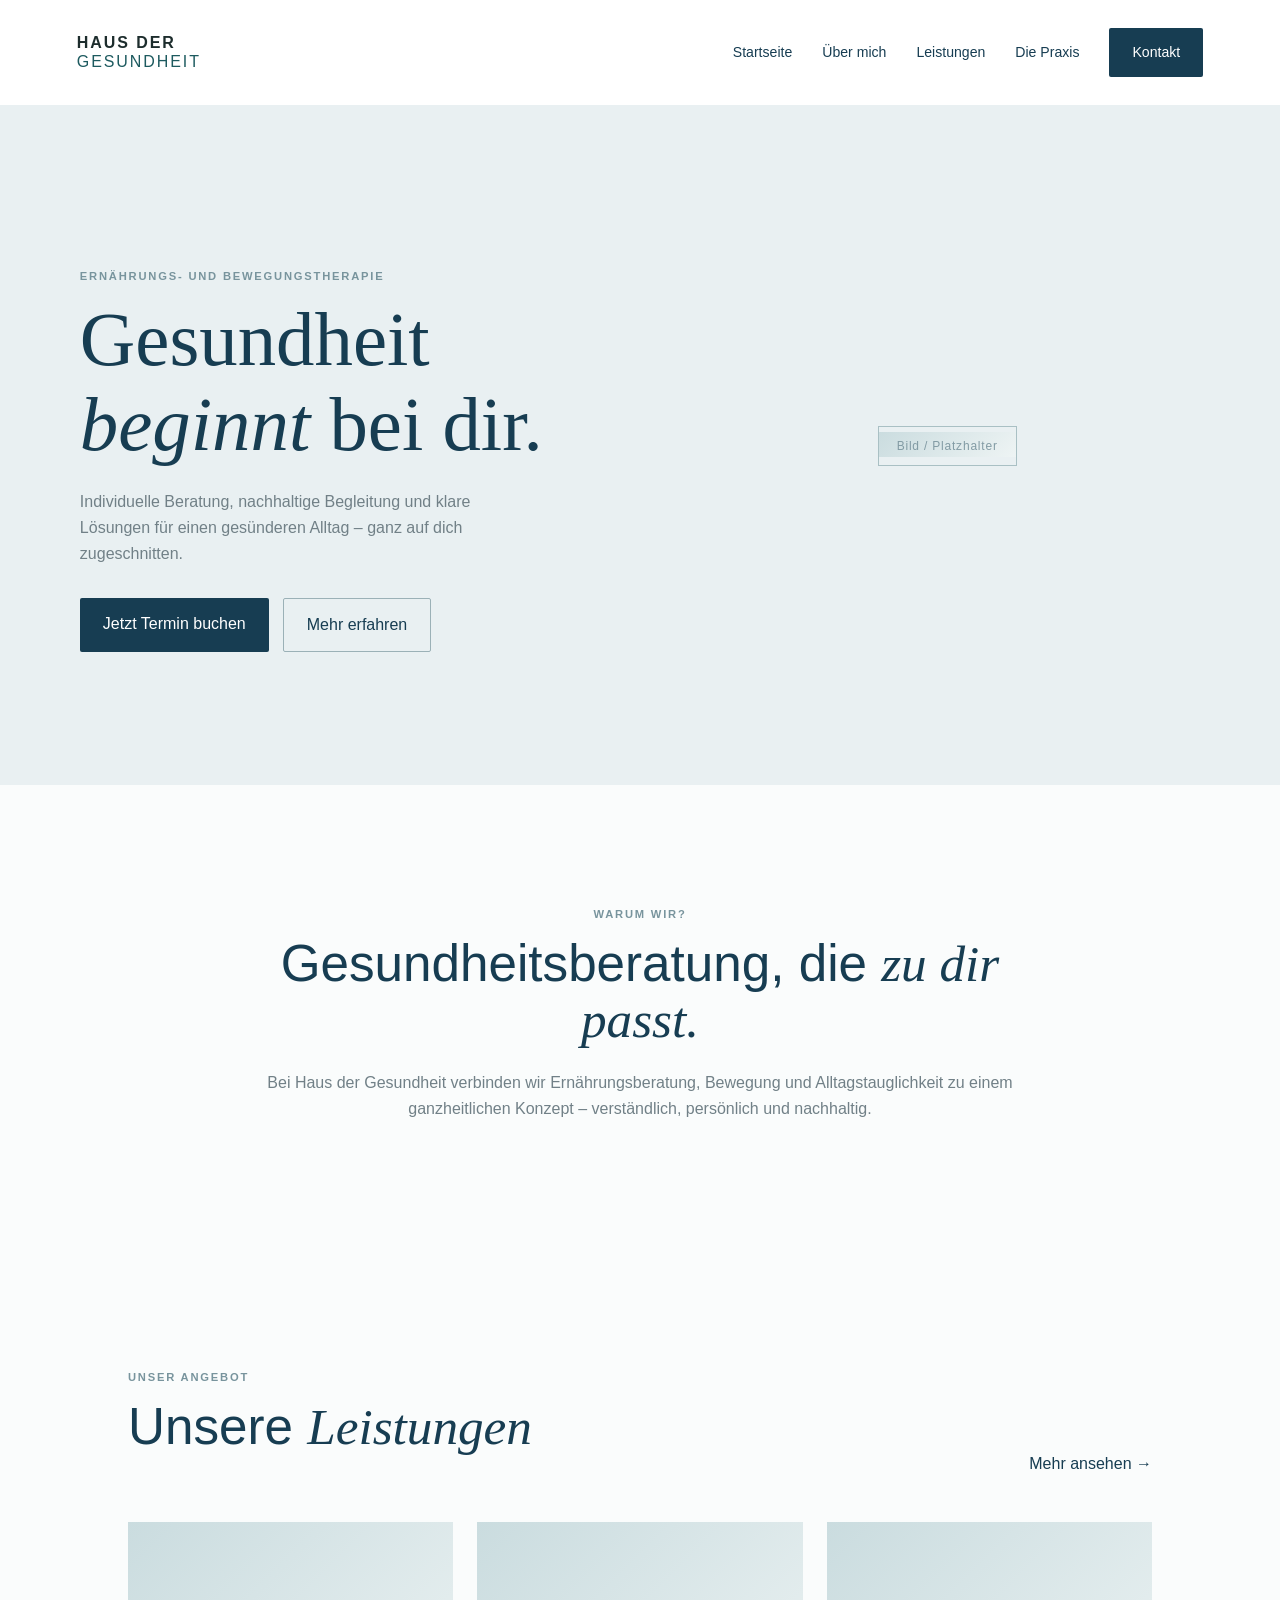
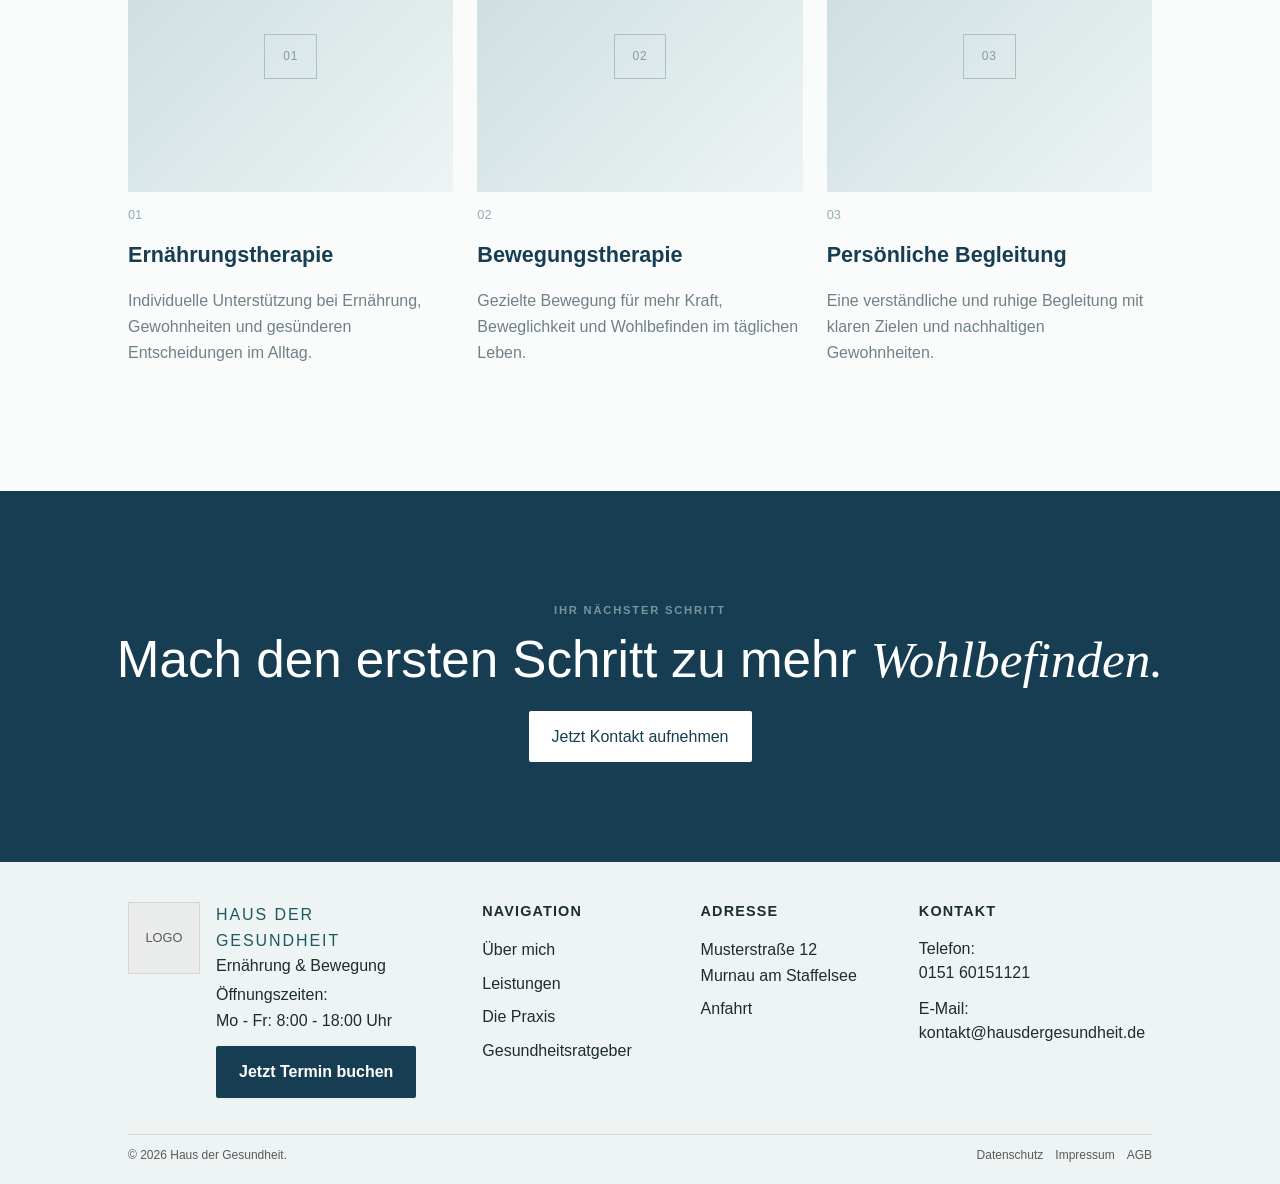
<file: haus-der-gesundheit/index.html>
<!DOCTYPE html>
<html lang="de">
<head>
    <meta charset="UTF-8">
    <meta name="viewport" content="width=device-width, initial-scale=1.0">
    <meta name="description" content="Haus der Gesundheit – Ernährungstherapie und Bewegungstherapie">
    <title>Haus der Gesundheit</title>
    <link rel="stylesheet" href="css/style.css">
</head>
<body>
    <div data-include="components/header.html"></div>

    <main>
        <section class="hero">
            <div class="hero-content">
                <p class="eyebrow">Ernährungs- und Bewegungstherapie</p>
                <h1>Gesundheit <em>beginnt</em> bei dir.</h1>

                <p class="hero-text">
                    Individuelle Beratung, nachhaltige Begleitung und klare
                    Lösungen für einen gesünderen Alltag – ganz auf dich
                    zugeschnitten.
                </p>

                <div class="button-group">
                    <a href="kontakt.html" class="button button-primary">
                        Jetzt Termin buchen
                    </a>
                    <a href="leistungen.html" class="button button-outline">
                        Mehr erfahren
                    </a>
                </div>
            </div>

            <div class="hero-image">
                <div class="image-placeholder">
                    <span>Bild / Platzhalter</span>
                </div>
            </div>
        </section>

        <section class="section">
            <div class="intro">
                <p class="eyebrow">Warum wir?</p>
                <h2>Gesundheitsberatung, die <em>zu dir passt.</em></h2>
                <p>
                    Bei Haus der Gesundheit verbinden wir Ernährungsberatung,
                    Bewegung und Alltagstauglichkeit zu einem ganzheitlichen
                    Konzept – verständlich, persönlich und nachhaltig.
                </p>
            </div>
        </section>

        <section class="section">
            <div class="section-heading">
                <div>
                    <p class="eyebrow">Unser Angebot</p>
                    <h2>Unsere <em>Leistungen</em></h2>
                </div>
                <a href="leistungen.html" class="text-link">Mehr ansehen →</a>
            </div>

            <div class="service-grid">
                <article class="service-card">
                    <div class="card-image image-placeholder">
                        <span>01</span>
                    </div>
                    <div class="card-text">
                        <p class="card-number">01</p>
                        <h3>Ernährungstherapie</h3>
                        <p>
                            Individuelle Unterstützung bei Ernährung, Gewohnheiten
                            und gesünderen Entscheidungen im Alltag.
                        </p>
                    </div>
                </article>

                <article class="service-card">
                    <div class="card-image image-placeholder">
                        <span>02</span>
                    </div>
                    <div class="card-text">
                        <p class="card-number">02</p>
                        <h3>Bewegungstherapie</h3>
                        <p>
                            Gezielte Bewegung für mehr Kraft, Beweglichkeit und
                            Wohlbefinden im täglichen Leben.
                        </p>
                    </div>
                </article>

                <article class="service-card">
                    <div class="card-image image-placeholder">
                        <span>03</span>
                    </div>
                    <div class="card-text">
                        <p class="card-number">03</p>
                        <h3>Persönliche Begleitung</h3>
                        <p>
                            Eine verständliche und ruhige Begleitung mit klaren
                            Zielen und nachhaltigen Gewohnheiten.
                        </p>
                    </div>
                </article>
            </div>
        </section>

        <section class="cta-section">
            <p class="eyebrow">Ihr nächster Schritt</p>
            <h2>Mach den ersten Schritt zu mehr <em>Wohlbefinden.</em></h2>
            <a href="kontakt.html" class="button button-light">
                Jetzt Kontakt aufnehmen
            </a>
        </section>
    </main>

    <div data-include="components/footer.html"></div>

    <script src="js/partials.js"></script>
</body>
</html>
</file>
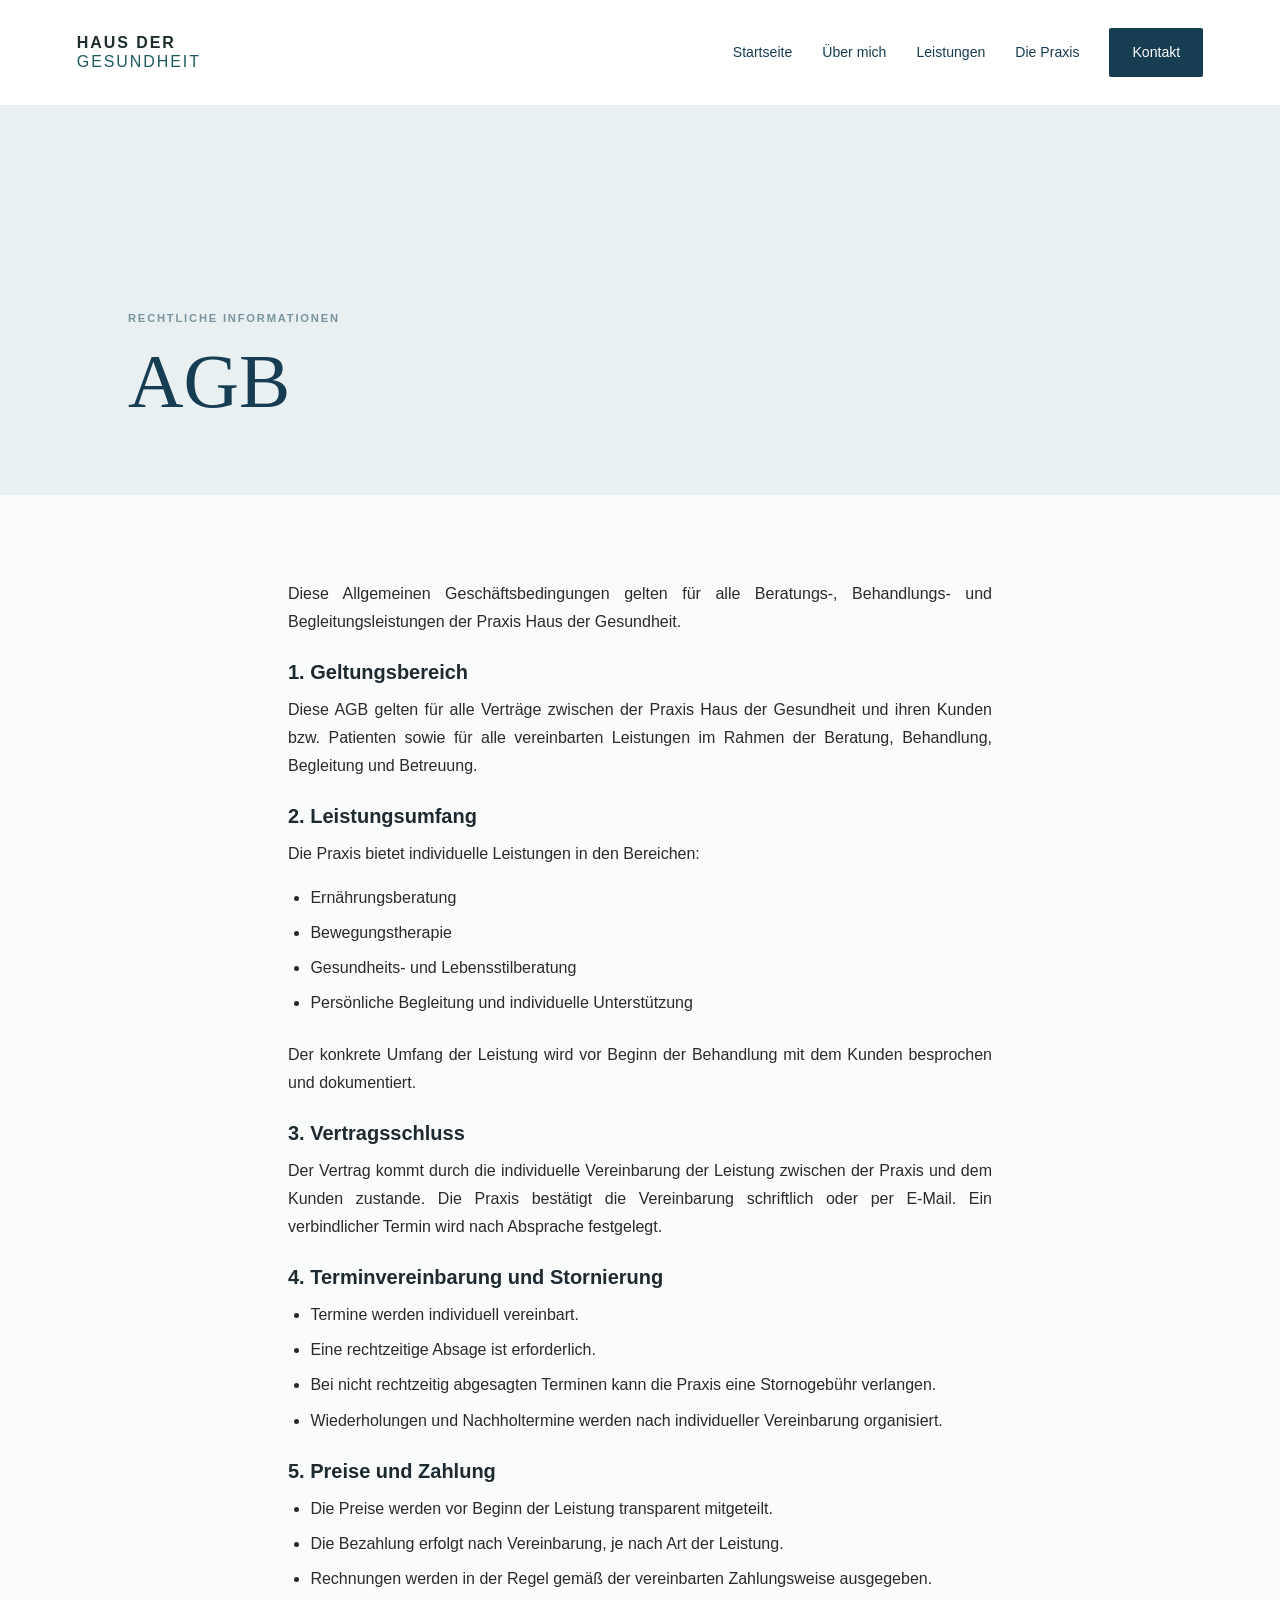
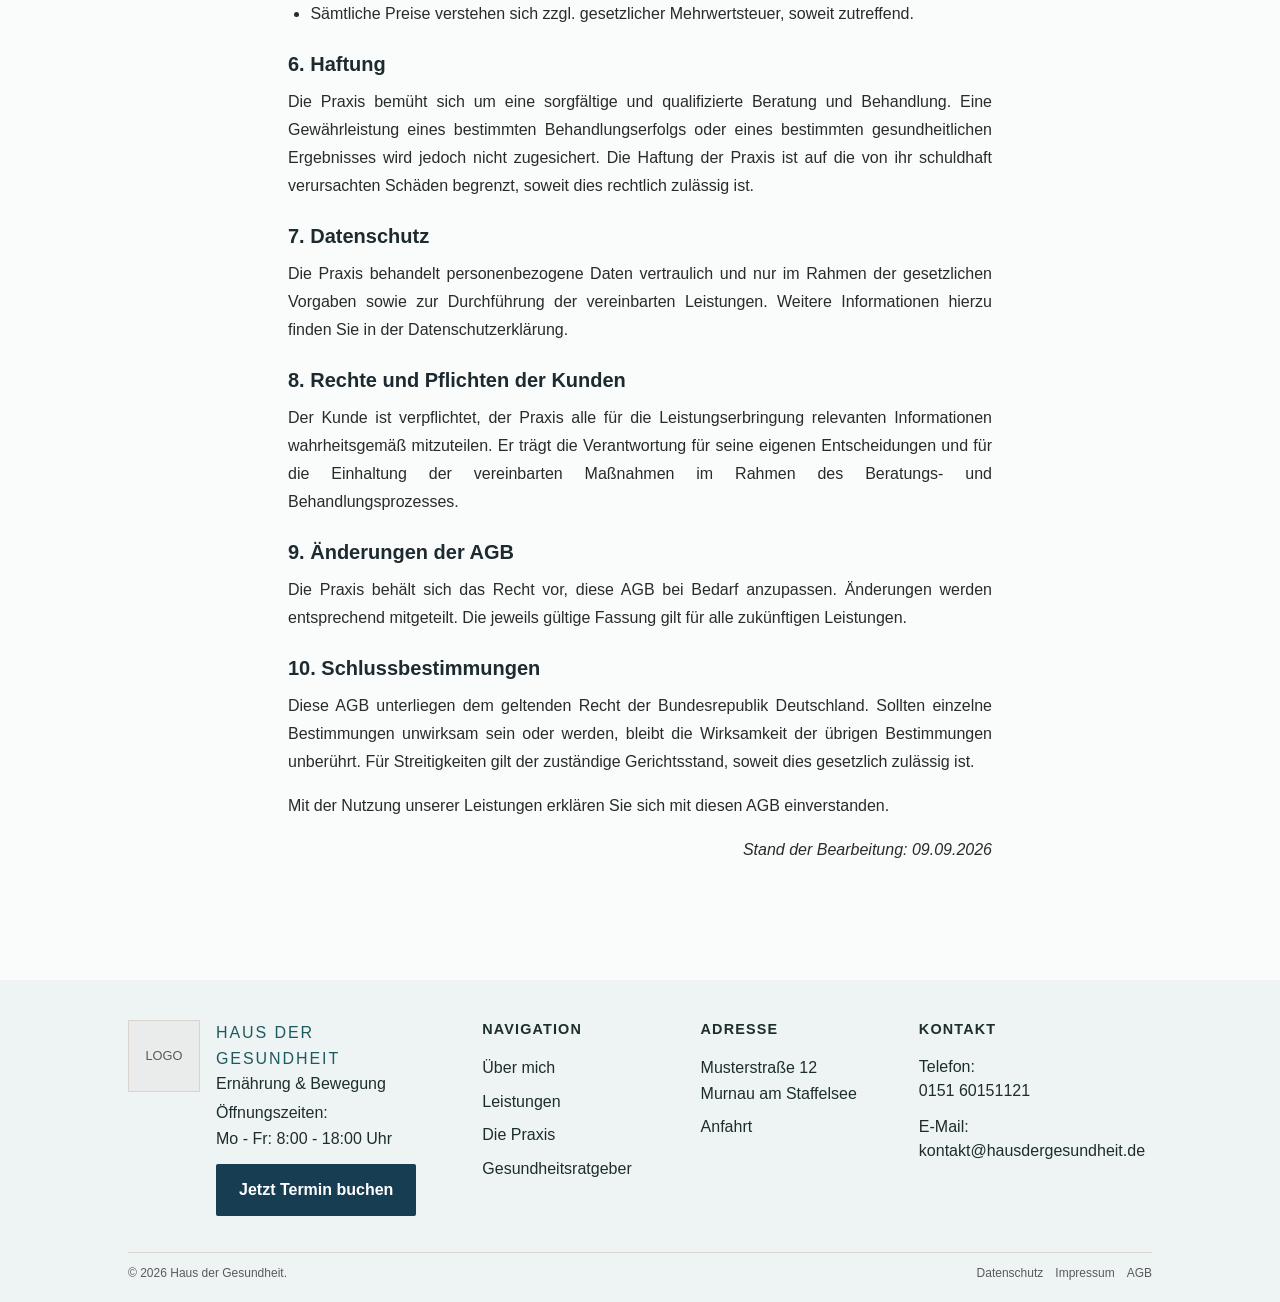
<file: haus-der-gesundheit/agb.html>
<!DOCTYPE html>
<html lang="de">
<head>
    <meta charset="UTF-8">
    <meta name="viewport" content="width=device-width, initial-scale=1.0">
    <title>AGB | Haus der Gesundheit</title>
    <link rel="stylesheet" href="css/style.css">
</head>
<body>
    <div data-include="components/header.html"></div>

    <main>
        <section class="page-hero">
            <div>
                <p class="eyebrow">Rechtliche Informationen</p>
                <h1>AGB</h1>
            </div>
        </section>

        <section class="page-content legal-content">
            <div id="legal-content"></div>
        </section>
    </main>

    <div data-include="components/footer.html"></div>

    <script src="js/partials.js"></script>
    <script src="js/markdown-loader.js"></script>
</body>
</html>
</file>
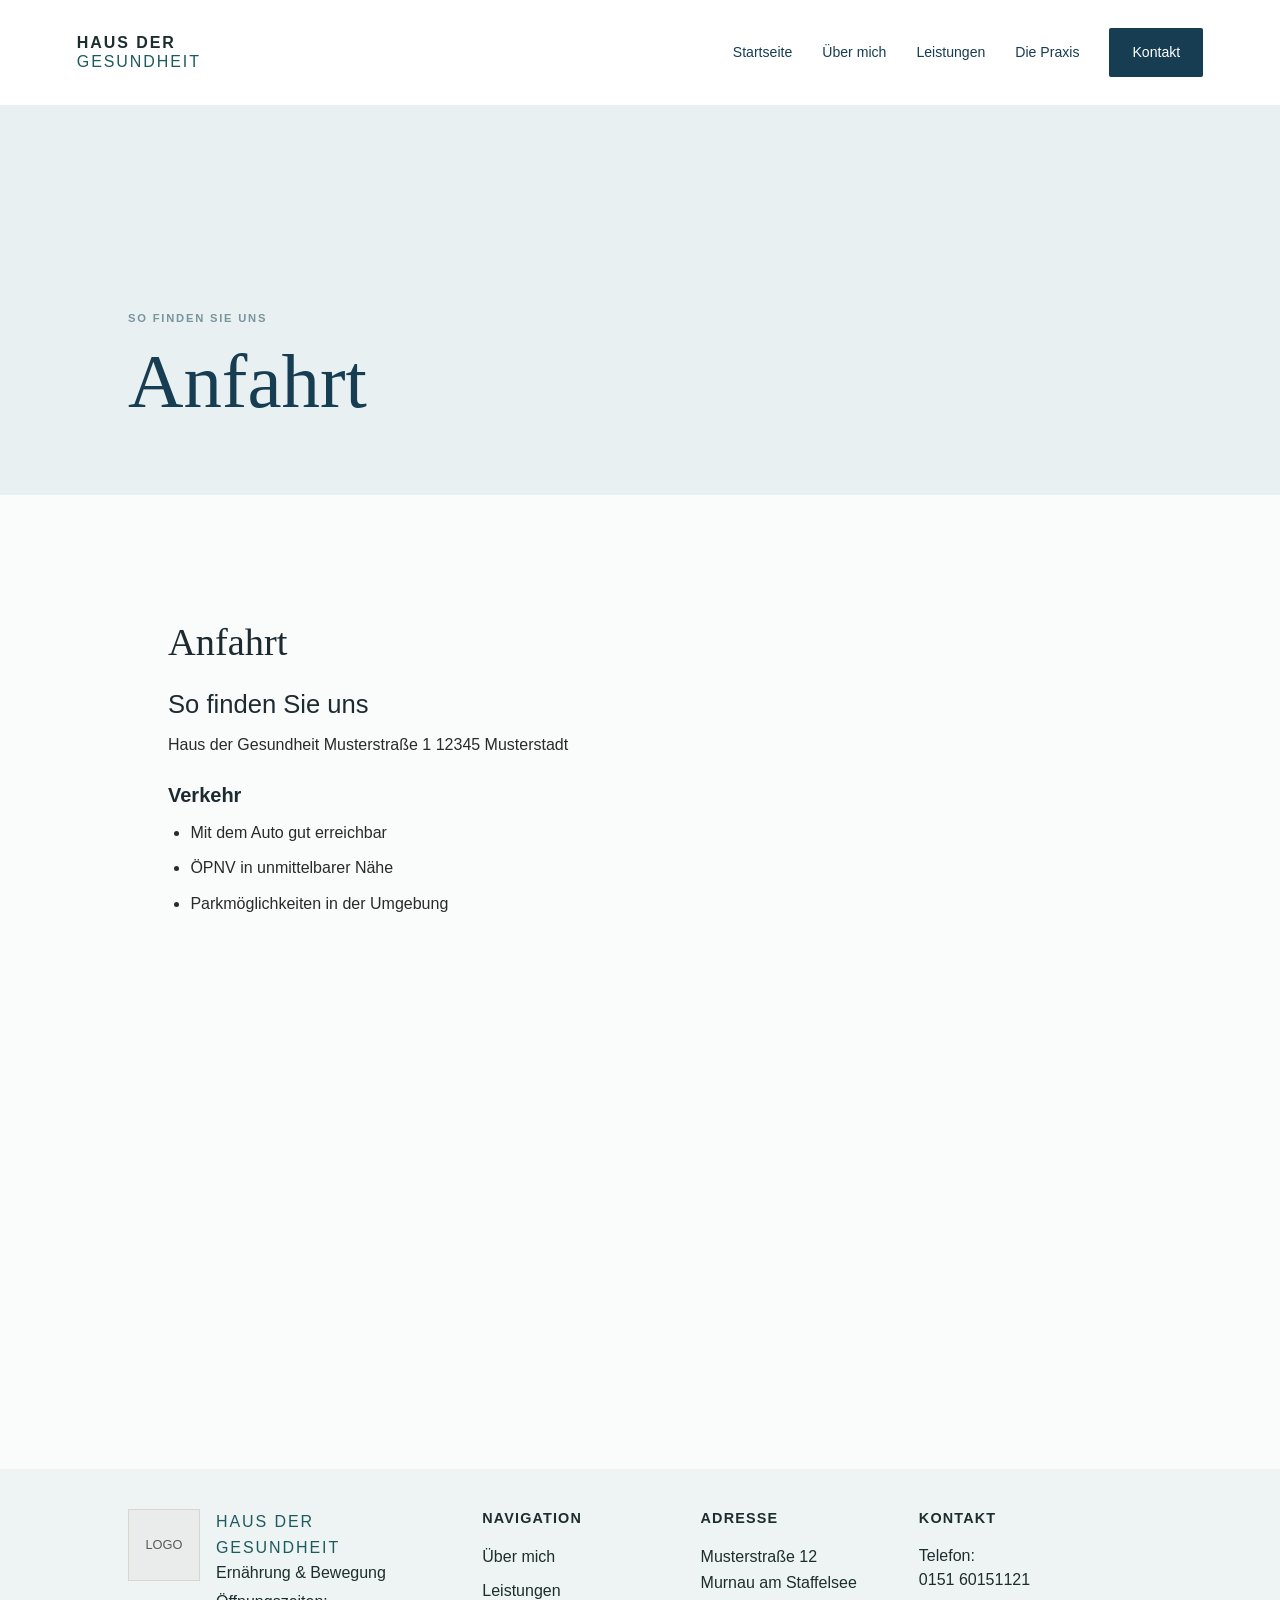
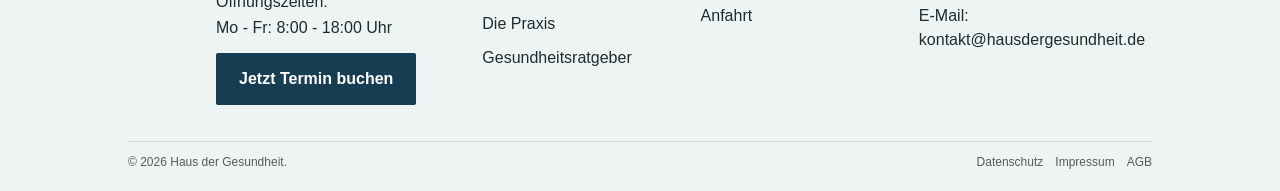
<file: haus-der-gesundheit/anfahrt.html>
<!DOCTYPE html>
<html lang="de">
<head>
    <meta charset="UTF-8">
    <meta name="viewport" content="width=device-width, initial-scale=1.0">
    <title>Anfahrt | Haus der Gesundheit</title>
    <link rel="stylesheet" href="css/style.css">
</head>
<body>
    <div data-include="components/header.html"></div>

    <main>
        <section class="page-hero">
            <div>
                <p class="eyebrow">So finden Sie uns</p>
                <h1>Anfahrt</h1>
            </div>
        </section>

        <section class="page-content">
            <div class="two-column-layout">
                <div id="page-content" class="text-column"></div>
                <div class="map-wrapper map-column">
                    <iframe
                        src="https://www.google.com/maps?q=Musterstra%C3%9Be+1,+12345+Musterstadt&z=14&output=embed"
                        width="100%"
                        height="420"
                        style="border:0;"
                        allowfullscreen=""
                        loading="lazy"
                        referrerpolicy="no-referrer-when-downgrade"
                        title="Anfahrt zu Haus der Gesundheit">
                    </iframe>
                </div>
            </div>
        </section>
    </main>

    <div data-include="components/footer.html"></div>

    <script src="js/partials.js"></script>
    <script src="js/markdown-loader.js"></script>
</body>
</html>
</file>
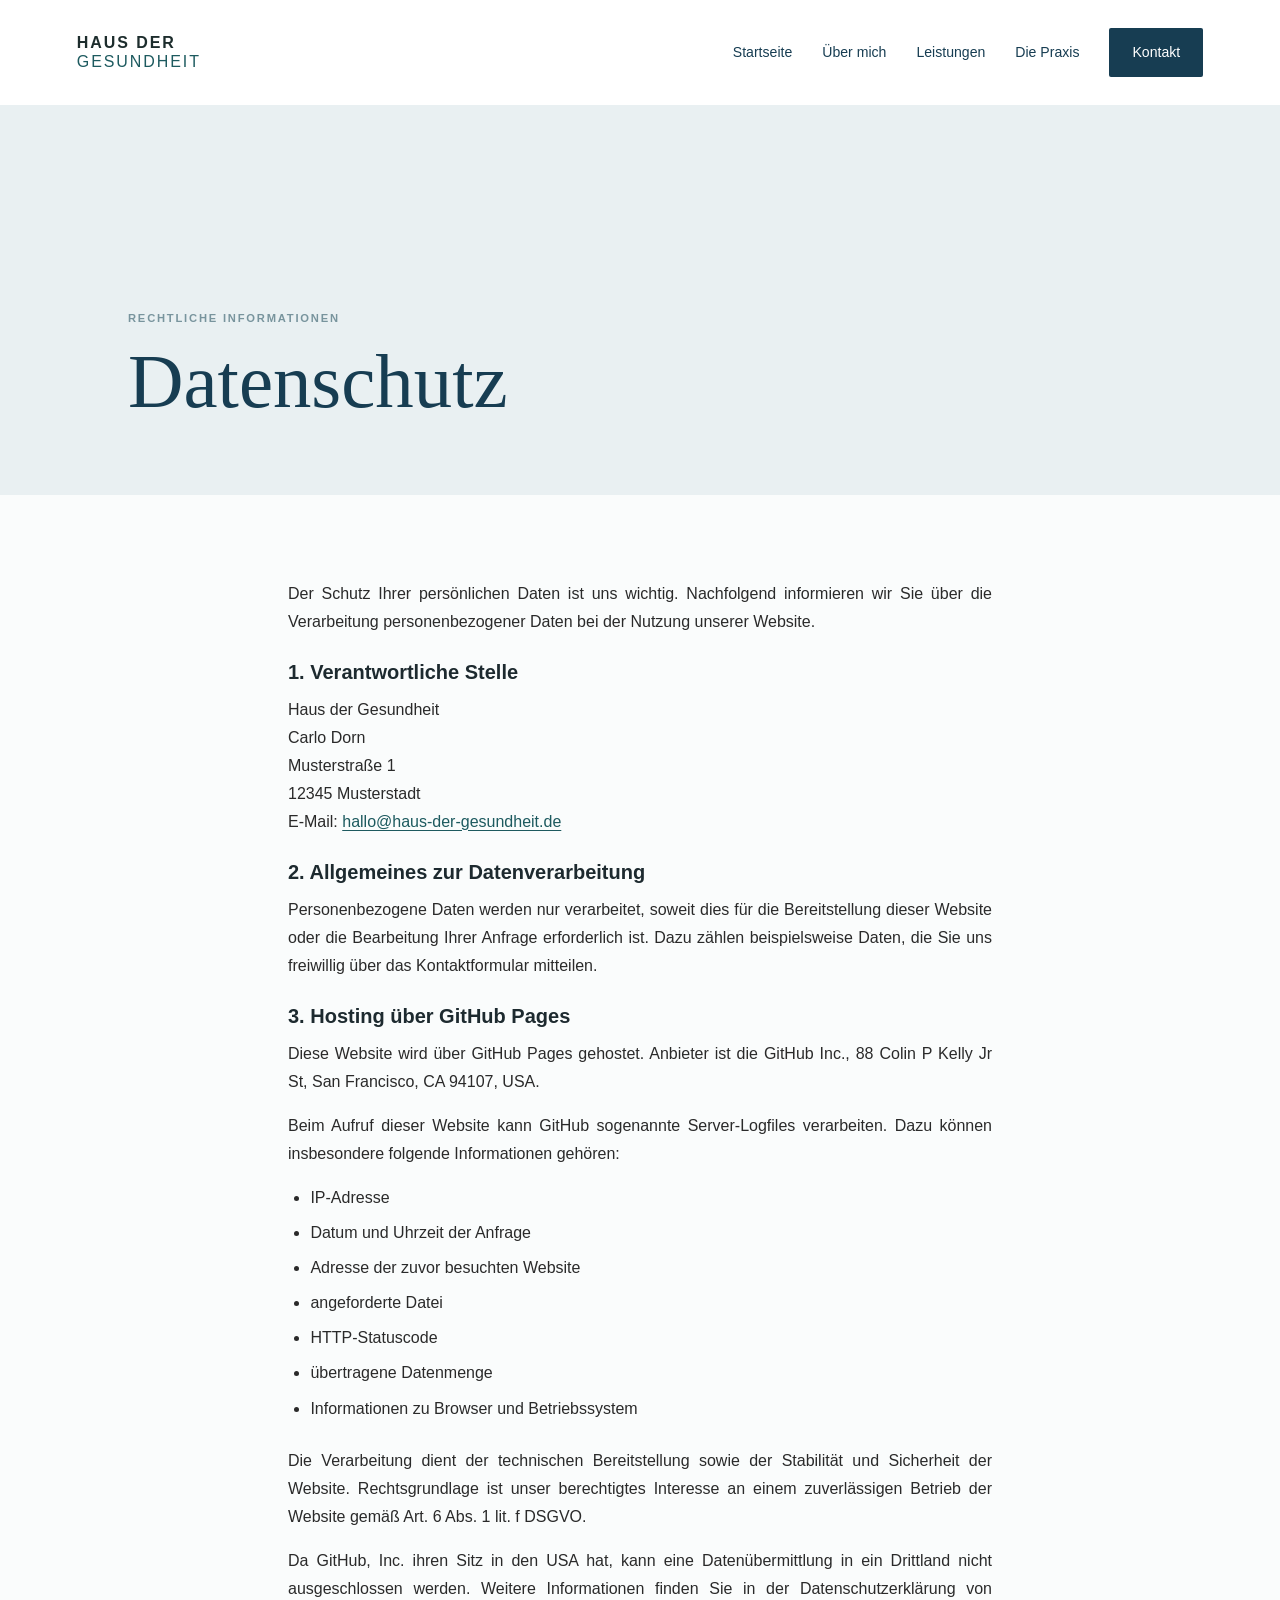
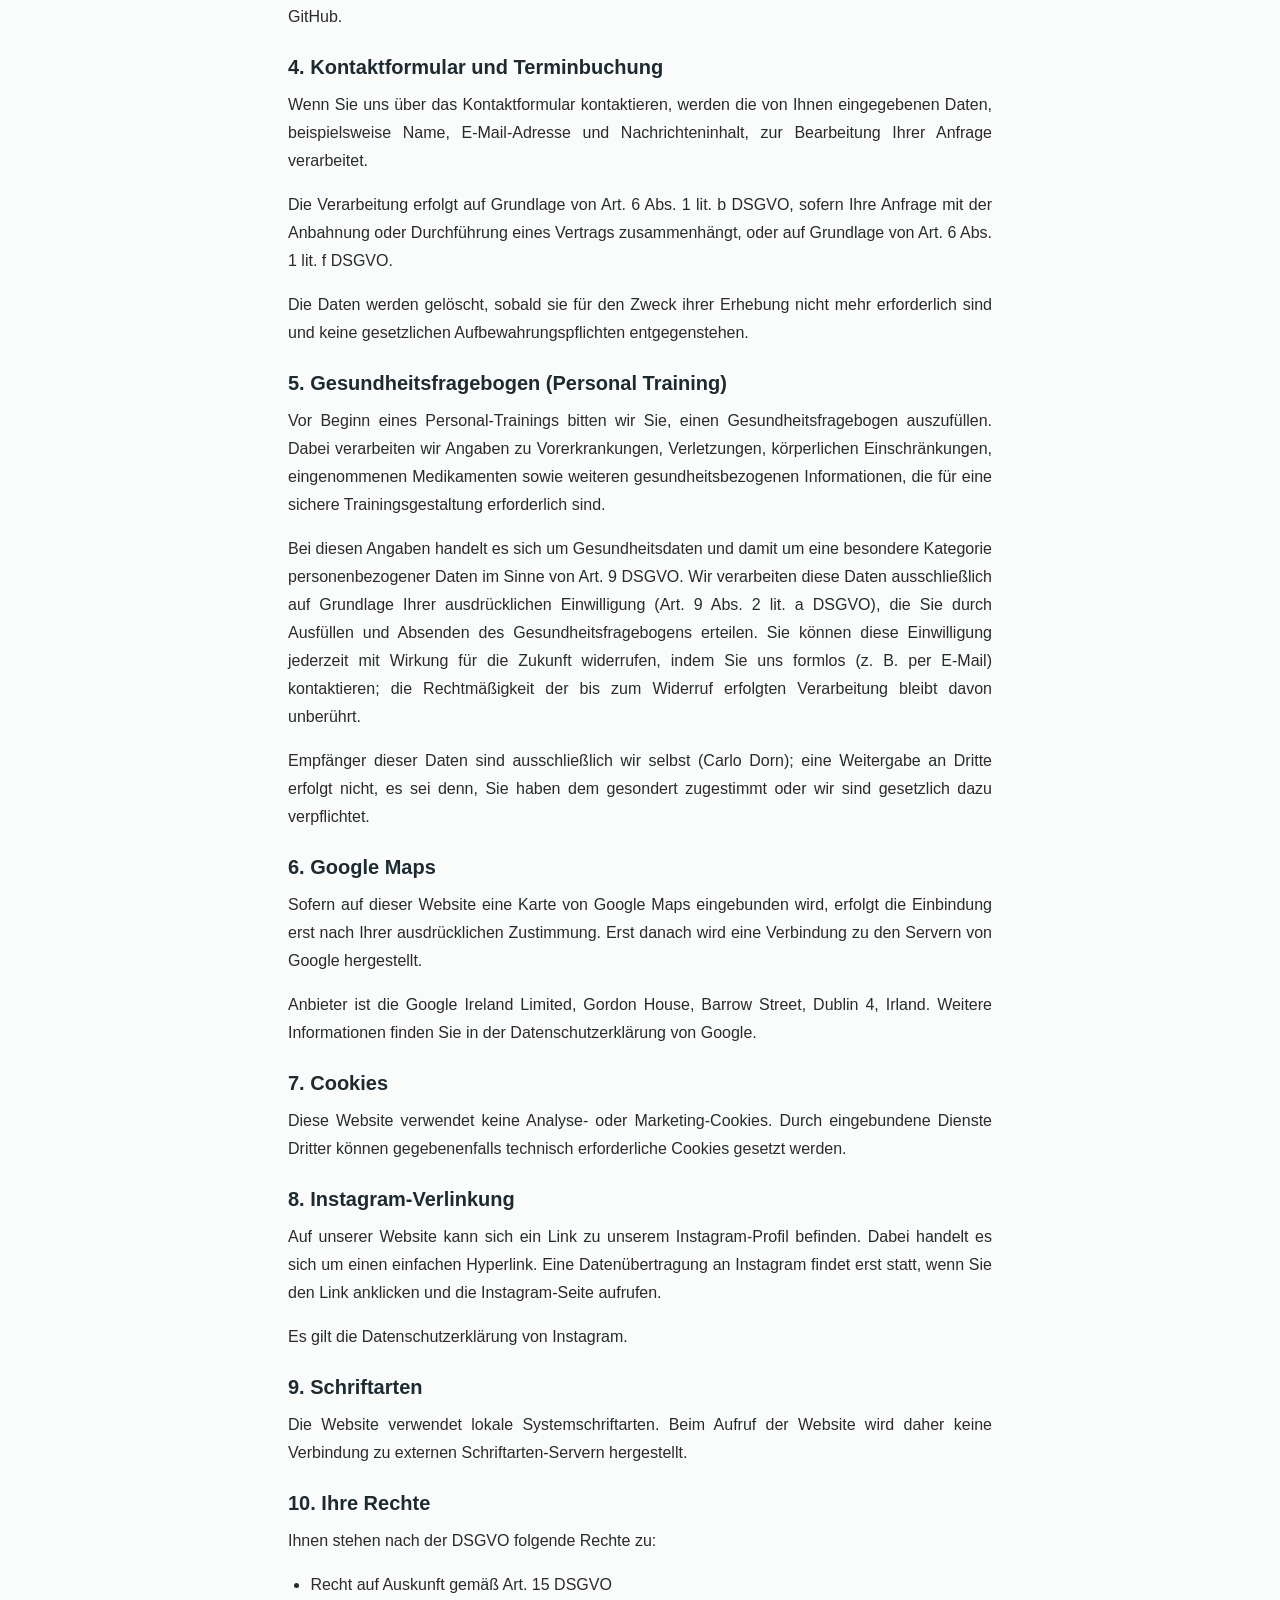
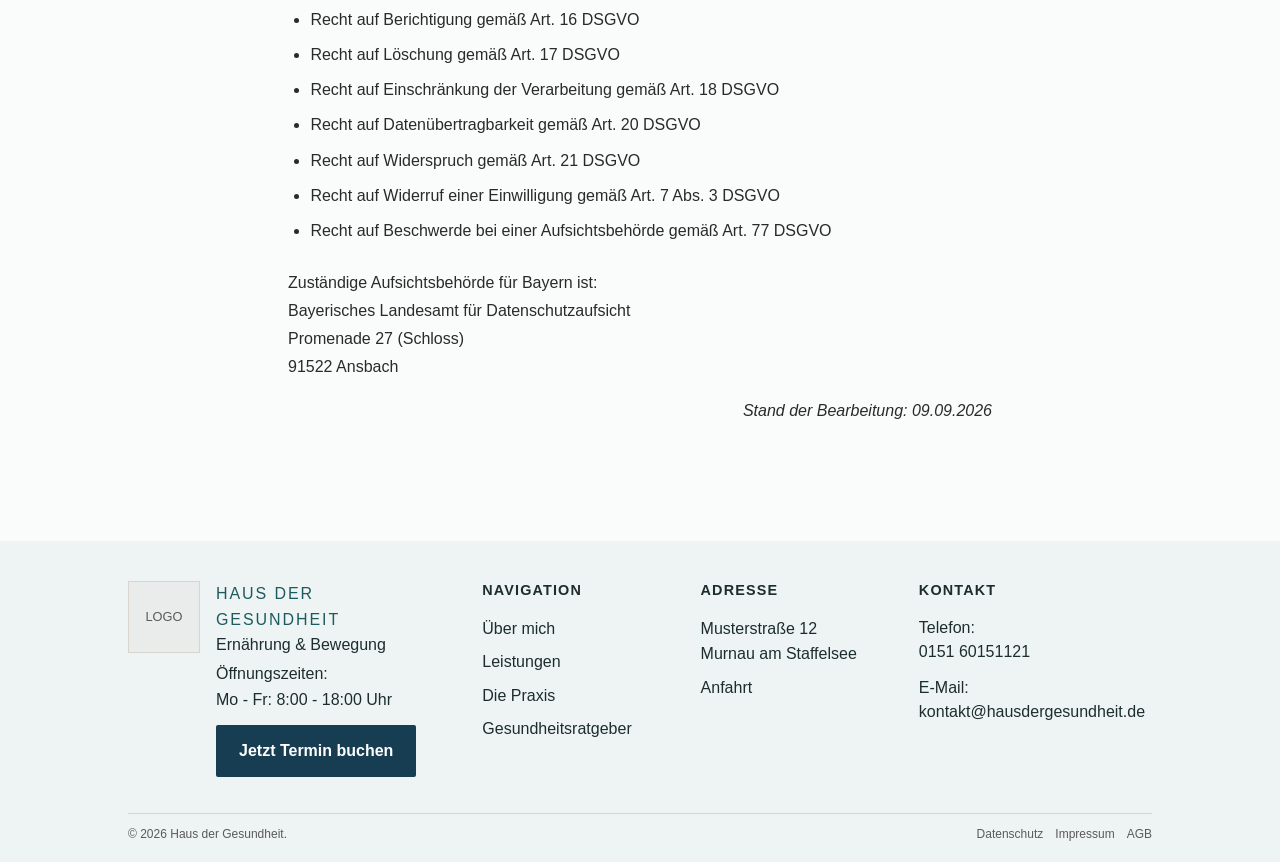
<file: haus-der-gesundheit/datenschutz.html>
<!DOCTYPE html>
<html lang="de">
<head>
    <meta charset="UTF-8">
    <meta name="viewport" content="width=device-width, initial-scale=1.0">
    <title>Datenschutz | Haus der Gesundheit</title>
    <link rel="stylesheet" href="css/style.css">
</head>
<body>
    <div data-include="components/header.html"></div>

    <main>
        <section class="page-hero">
            <div>
                <p class="eyebrow">Rechtliche Informationen</p>
                <h1>Datenschutz</h1>
            </div>
        </section>

        <section class="page-content legal-content">
            <div id="page-content"></div>
        </section>
    </main>

    <div data-include="components/footer.html"></div>

    <script src="js/partials.js"></script>
    <script src="js/markdown-loader.js"></script>
</body>
</html>
</file>
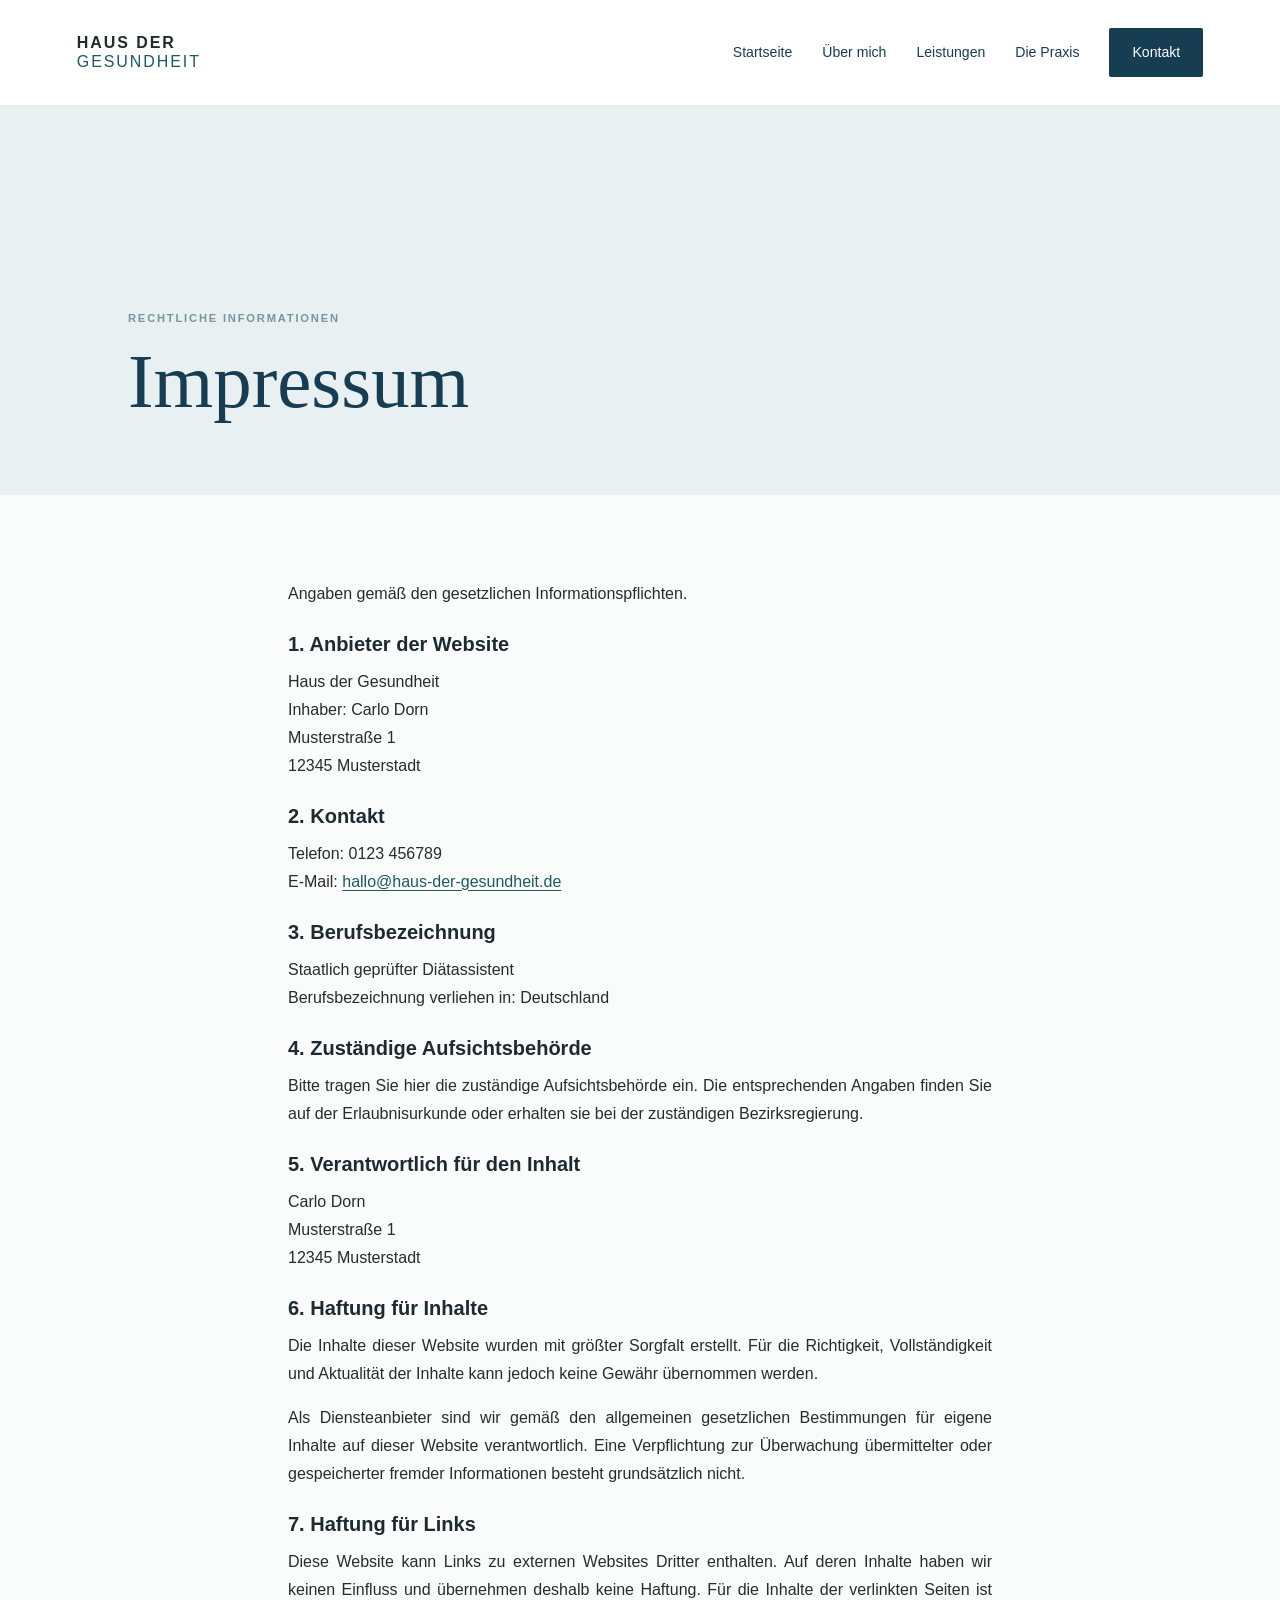
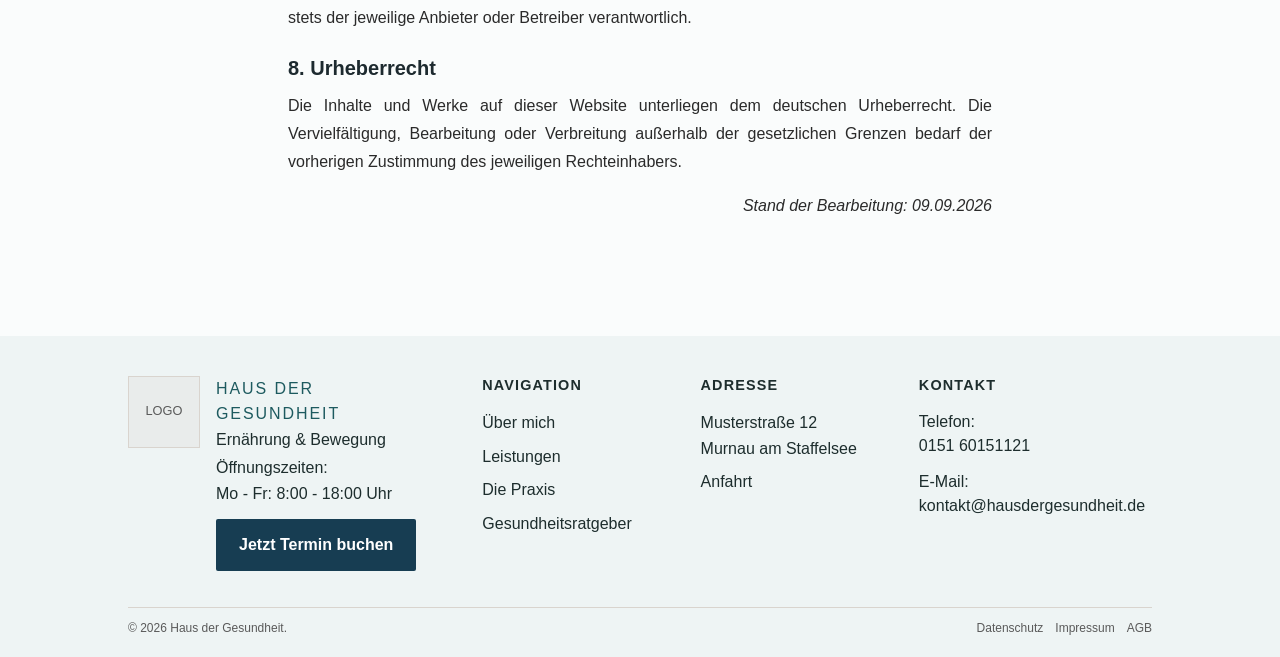
<file: haus-der-gesundheit/impressum.html>
<!DOCTYPE html>
<html lang="de">
<head>
    <meta charset="UTF-8">
    <meta name="viewport" content="width=device-width, initial-scale=1.0">
    <meta name="description" content="Impressum – Haus der Gesundheit">
    <title>Impressum | Haus der Gesundheit</title>
    <link rel="stylesheet" href="css/style.css">
</head>
<body>
    <div data-include="components/header.html"></div>

    <main>
        <section class="page-hero">
            <div>
                <p class="eyebrow">Rechtliche Informationen</p>
                <h1>Impressum</h1>
            </div>
        </section>

        <section class="page-content legal-content">
            <div id="page-content"></div>
        </section>
    </main>

    <div data-include="components/footer.html"></div>

    <script src="js/partials.js"></script>
    <script src="js/markdown-loader.js"></script>
</body>
</html>
</file>
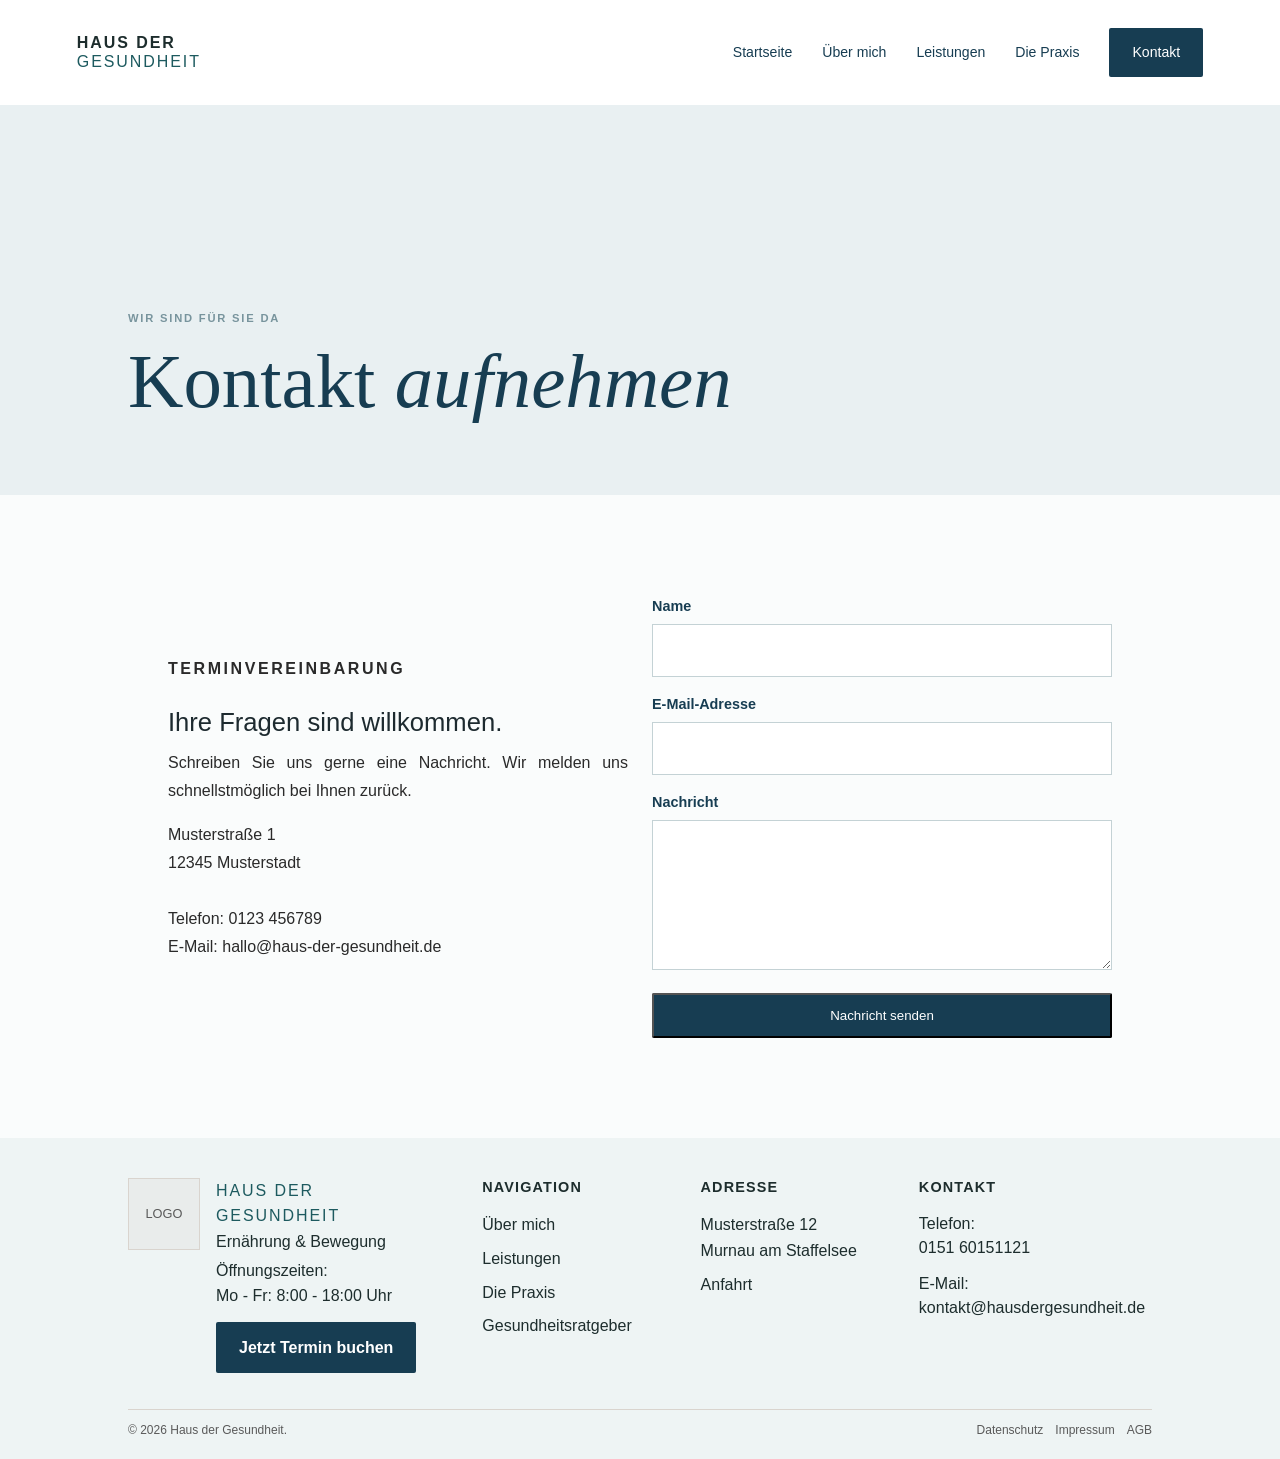
<file: haus-der-gesundheit/kontakt.html>
<!DOCTYPE html>
<html lang="de">
<head>
    <meta charset="UTF-8">
    <meta name="viewport" content="width=device-width, initial-scale=1.0">
    <title>Kontakt | Haus der Gesundheit</title>
    <link rel="stylesheet" href="css/style.css">
</head>
<body>
    <div data-include="components/header.html"></div>

    <main>
        <section class="page-hero">
            <div>
                <p class="eyebrow">Wir sind für Sie da</p>
                <h1>Kontakt <em>aufnehmen</em></h1>
            </div>
        </section>

        <section class="page-content">
            <div class="content-grid">
                <div>
                    <p class="eyebrow">Terminvereinbarung</p>
                    <h2>Ihre Fragen sind willkommen.</h2>
                    <p>
                        Schreiben Sie uns gerne eine Nachricht. Wir melden uns
                        schnellstmöglich bei Ihnen zurück.
                    </p>

                    <p>
                        Musterstraße 1<br>
                        12345 Musterstadt<br><br>
                        Telefon: 0123 456789<br>
                        E-Mail: hallo@haus-der-gesundheit.de
                    </p>
                </div>

                <form class="contact-form" action="#" method="post">
                    <label for="name">
                        Name
                        <input id="name" name="name" type="text" required>
                    </label>

                    <label for="email">
                        E-Mail-Adresse
                        <input id="email" name="email" type="email" required>
                    </label>

                    <label for="message">
                        Nachricht
                        <textarea id="message" name="message" required></textarea>
                    </label>

                    <button class="button button-primary" type="submit">
                        Nachricht senden
                    </button>
                </form>
            </div>
        </section>
    </main>

    <div data-include="components/footer.html"></div>

    <script src="js/partials.js"></script>
</body>
</html>
</file>
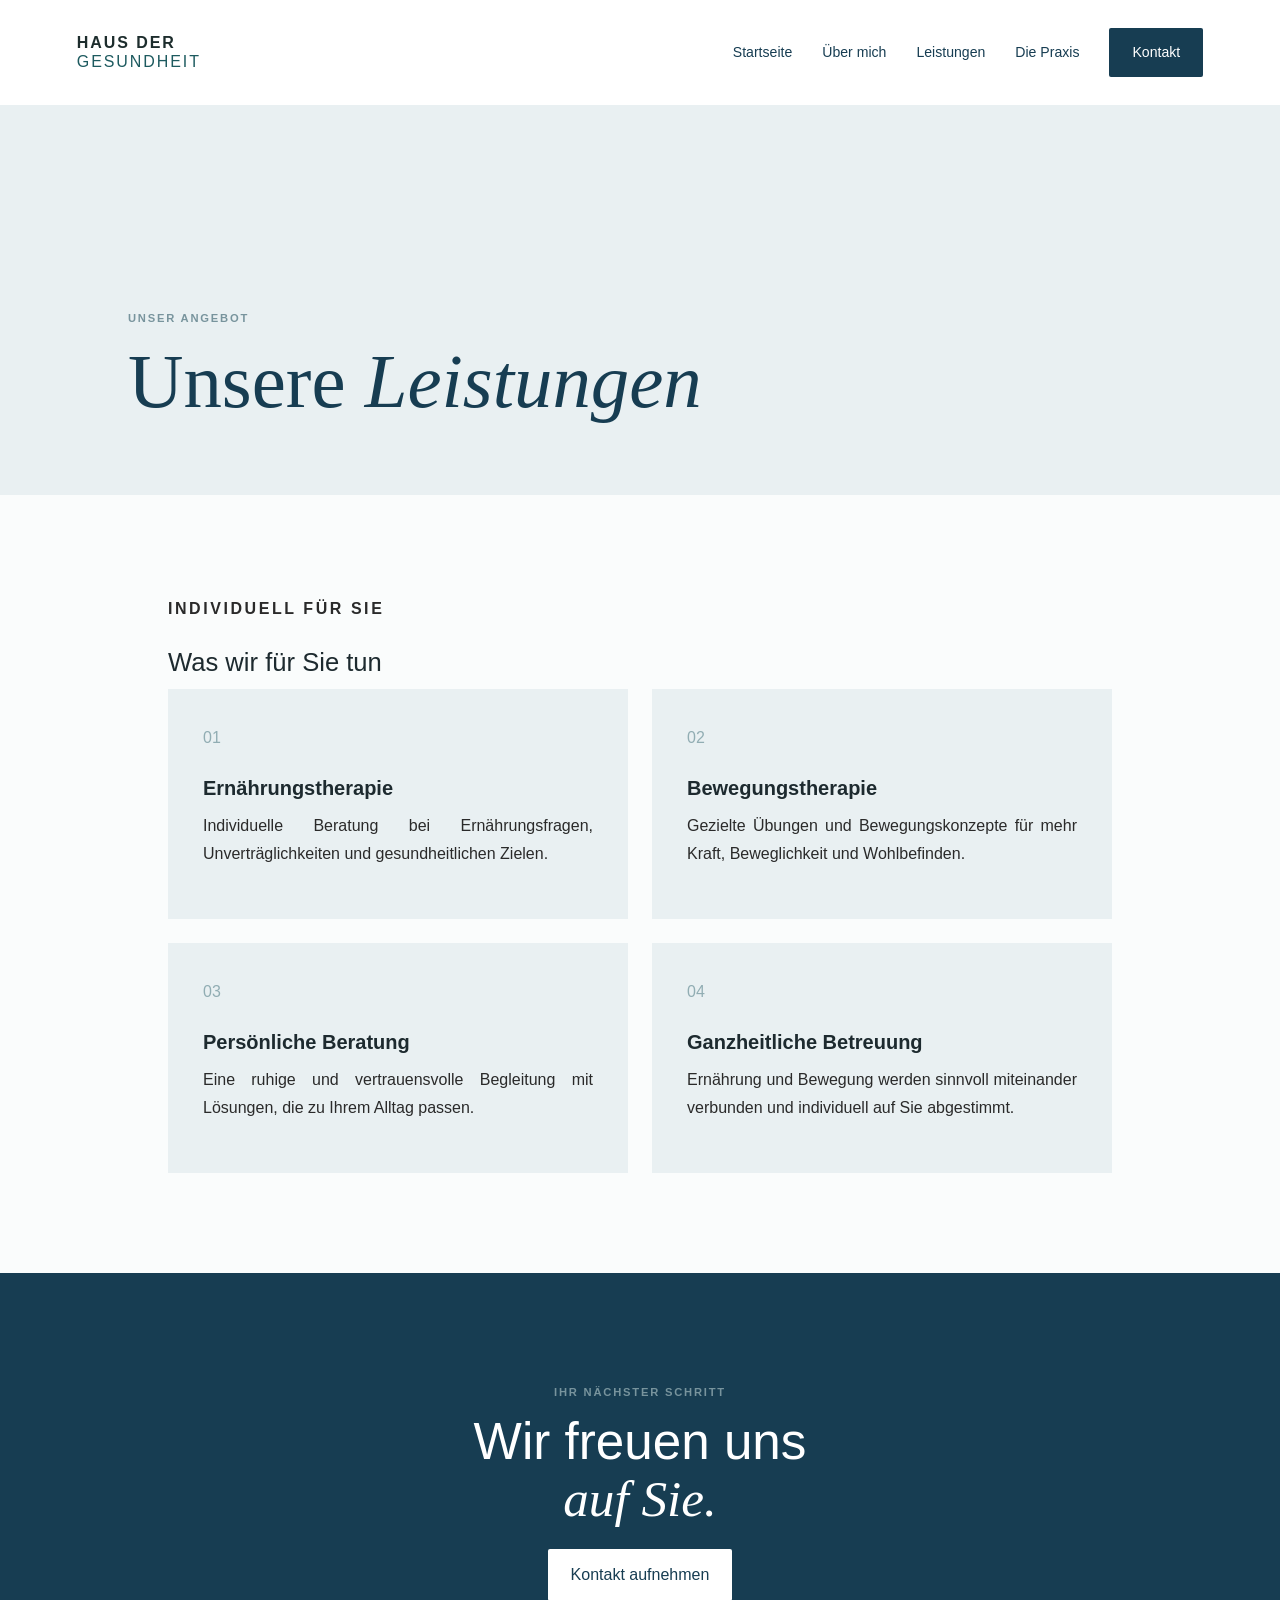
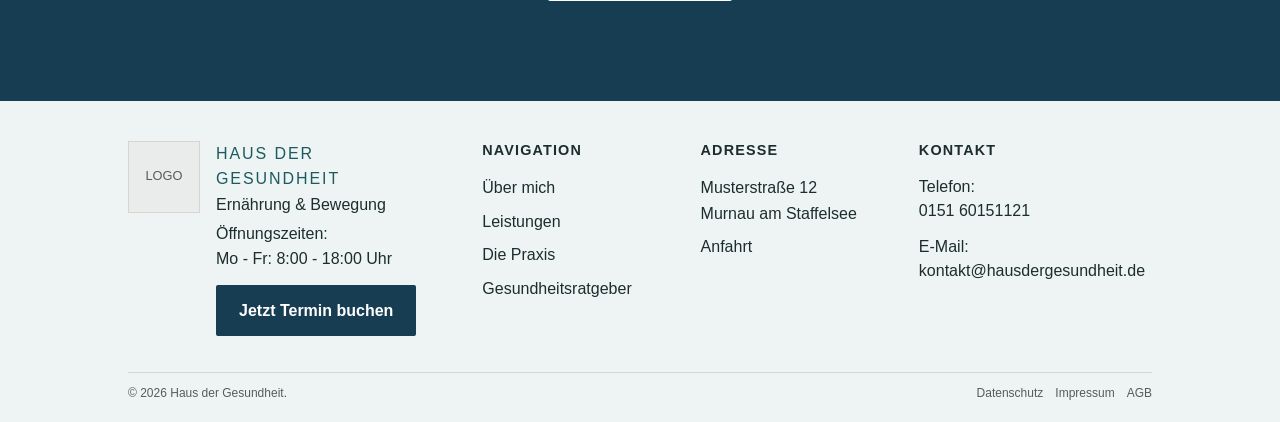
<file: haus-der-gesundheit/leistungen.html>
<!DOCTYPE html>
<html lang="de">
<head>
    <meta charset="UTF-8">
    <meta name="viewport" content="width=device-width, initial-scale=1.0">
    <title>Leistungen | Haus der Gesundheit</title>
    <link rel="stylesheet" href="css/style.css">
</head>
<body>
    <div data-include="components/header.html"></div>

    <main>
        <section class="page-hero">
            <div>
                <p class="eyebrow">Unser Angebot</p>
                <h1>Unsere <em>Leistungen</em></h1>
            </div>
        </section>

        <section class="page-content">
            <p class="eyebrow">Individuell für Sie</p>
            <h2>Was wir für Sie tun</h2>

            <div class="content-grid">
                <article class="content-card">
                    <p class="card-number">01</p>
                    <h3>Ernährungstherapie</h3>
                    <p>
                        Individuelle Beratung bei Ernährungsfragen,
                        Unverträglichkeiten und gesundheitlichen Zielen.
                    </p>
                </article>

                <article class="content-card">
                    <p class="card-number">02</p>
                    <h3>Bewegungstherapie</h3>
                    <p>
                        Gezielte Übungen und Bewegungskonzepte für mehr
                        Kraft, Beweglichkeit und Wohlbefinden.
                    </p>
                </article>

                <article class="content-card">
                    <p class="card-number">03</p>
                    <h3>Persönliche Beratung</h3>
                    <p>
                        Eine ruhige und vertrauensvolle Begleitung mit
                        Lösungen, die zu Ihrem Alltag passen.
                    </p>
                </article>

                <article class="content-card">
                    <p class="card-number">04</p>
                    <h3>Ganzheitliche Betreuung</h3>
                    <p>
                        Ernährung und Bewegung werden sinnvoll miteinander
                        verbunden und individuell auf Sie abgestimmt.
                    </p>
                </article>
            </div>
        </section>

        <section class="cta-section">
            <p class="eyebrow">Ihr nächster Schritt</p>
            <h2>Wir freuen uns<br><em>auf Sie.</em></h2>
            <a class="button button-light" href="kontakt.html">
                Kontakt aufnehmen
            </a>
        </section>
    </main>

    <div data-include="components/footer.html"></div>

    <script src="js/partials.js"></script>
</body>
</html>
</file>
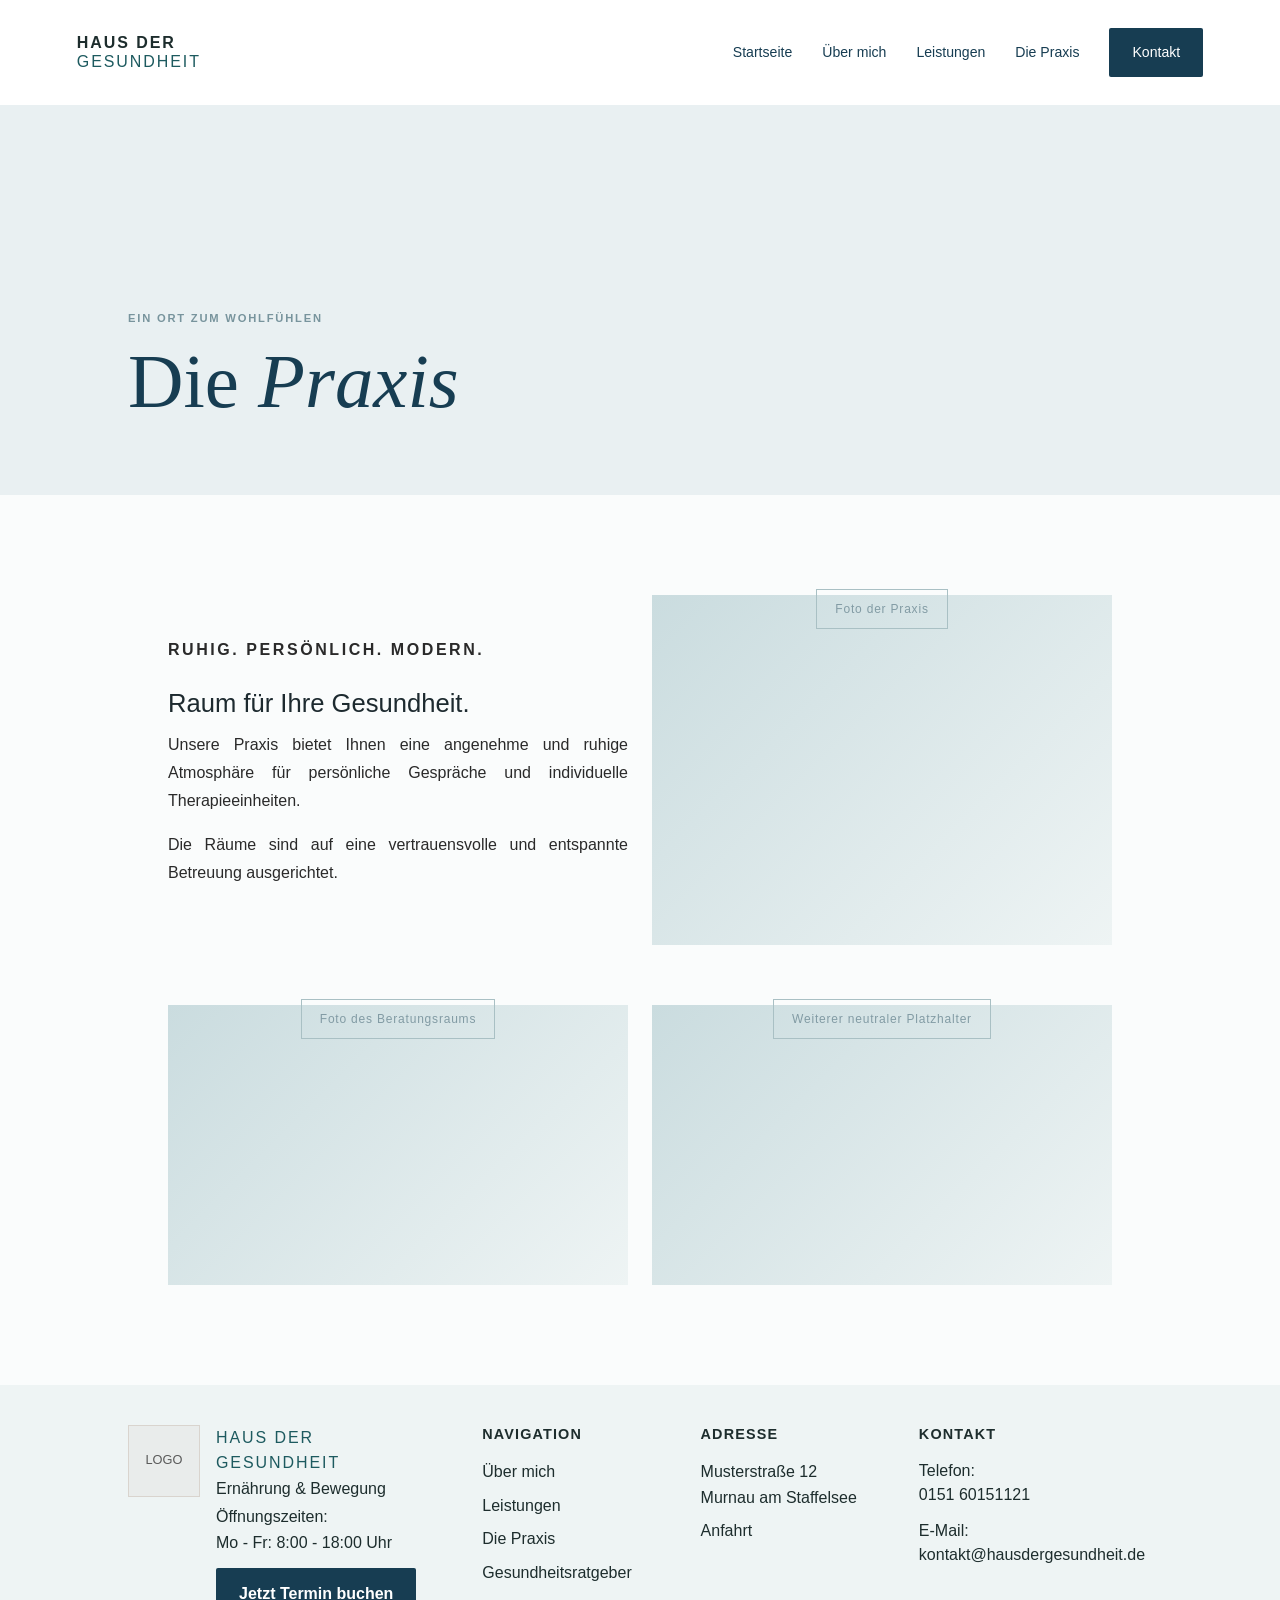
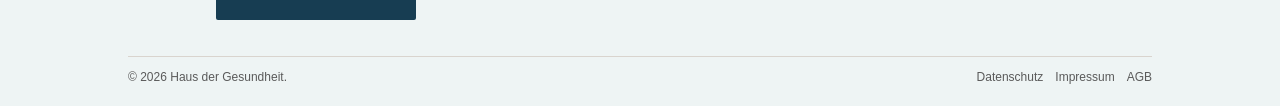
<file: haus-der-gesundheit/praxis.html>
<!DOCTYPE html>
<html lang="de">
<head>
    <meta charset="UTF-8">
    <meta name="viewport" content="width=device-width, initial-scale=1.0">
    <title>Die Praxis | Haus der Gesundheit</title>
    <link rel="stylesheet" href="css/style.css">
</head>
<body>
    <div data-include="components/header.html"></div>

    <main>
        <section class="page-hero">
            <div>
                <p class="eyebrow">Ein Ort zum Wohlfühlen</p>
                <h1>Die <em>Praxis</em></h1>
            </div>
        </section>

        <section class="page-content">
            <div class="content-grid">
                <div>
                    <p class="eyebrow">Ruhig. Persönlich. Modern.</p>
                    <h2>Raum für Ihre Gesundheit.</h2>
                    <p>
                        Unsere Praxis bietet Ihnen eine angenehme und ruhige
                        Atmosphäre für persönliche Gespräche und individuelle
                        Therapieeinheiten.
                    </p>
                    <p>
                        Die Räume sind auf eine vertrauensvolle und entspannte
                        Betreuung ausgerichtet.
                    </p>
                </div>

                <div class="image-placeholder" style="min-height: 350px;">
                    <span>Foto der Praxis</span>
                </div>
            </div>

            <div class="content-grid" style="margin-top: 60px;">
                <div class="image-placeholder" style="min-height: 280px;">
                    <span>Foto des Beratungsraums</span>
                </div>

                <div class="image-placeholder" style="min-height: 280px;">
                    <span>Weiterer neutraler Platzhalter</span>
                </div>
            </div>
        </section>
    </main>

    <div data-include="components/footer.html"></div>

    <script src="js/partials.js"></script>
</body>
</html>
</file>
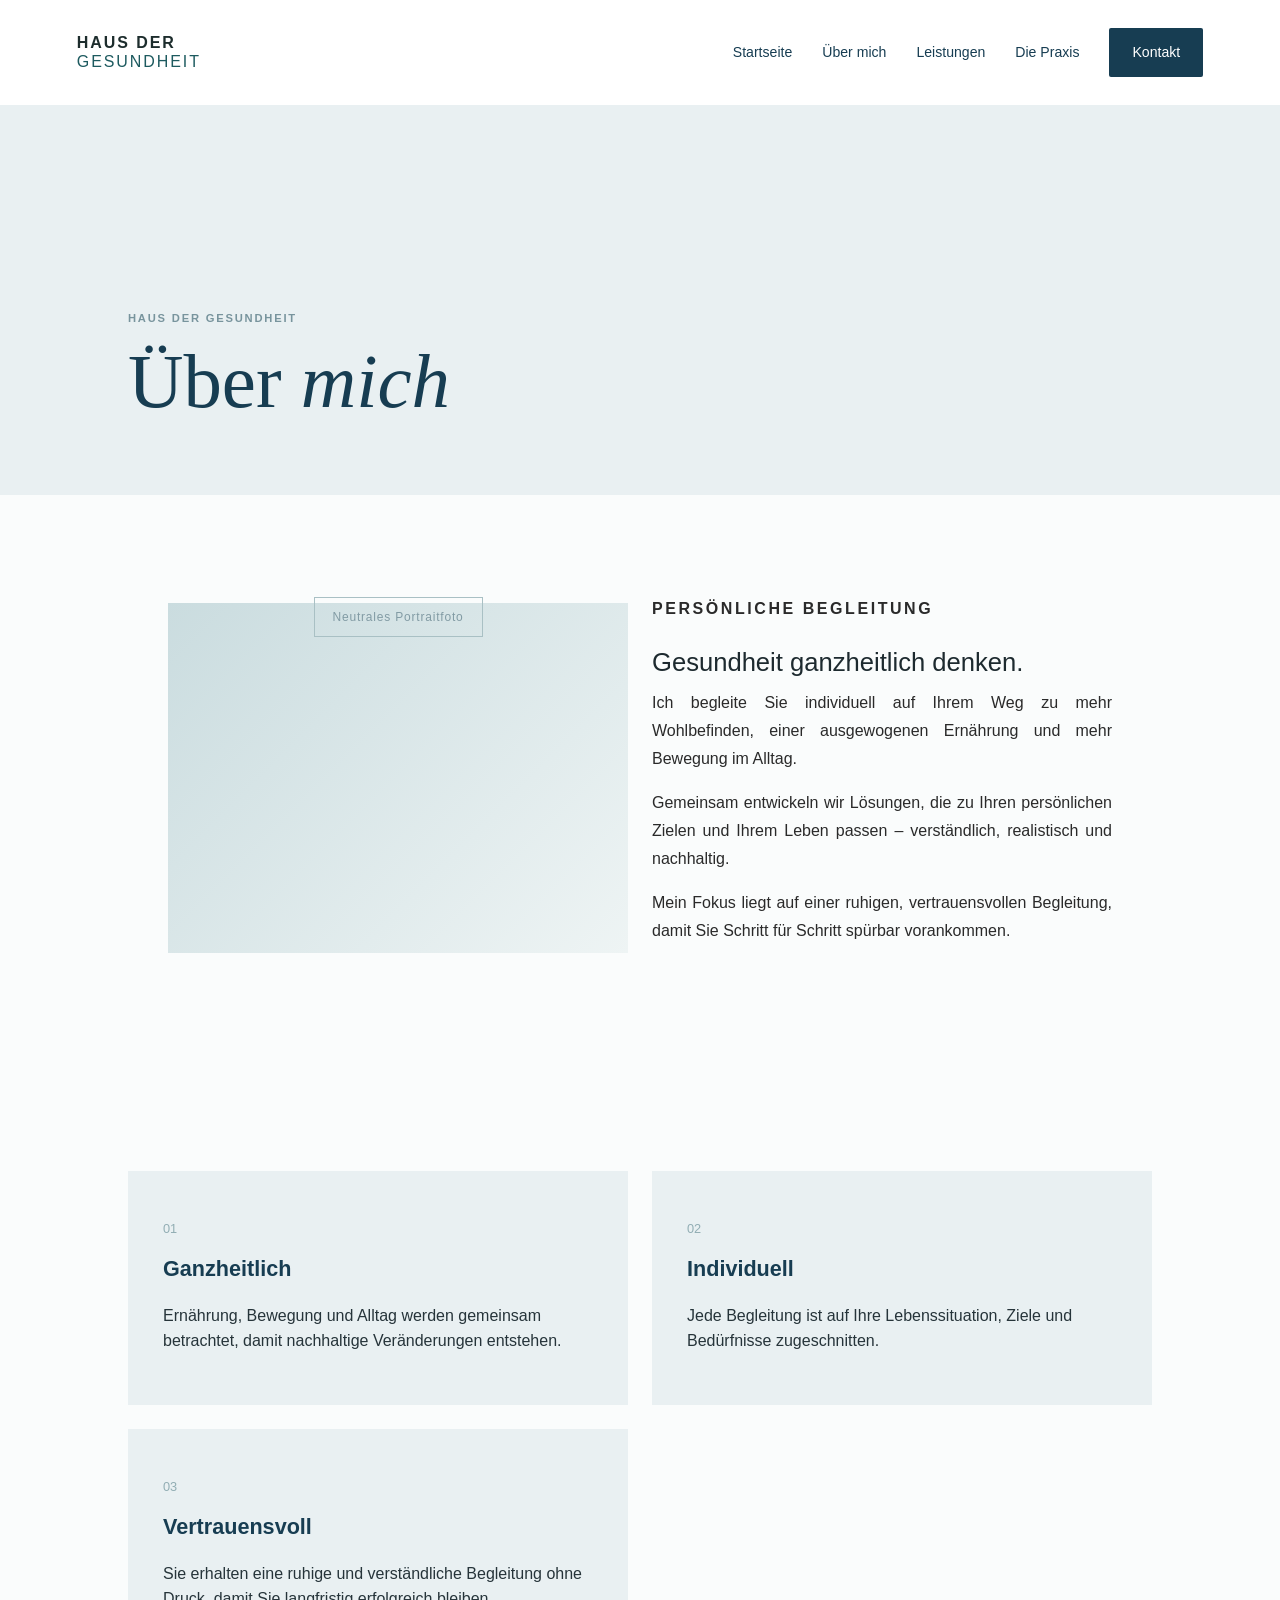
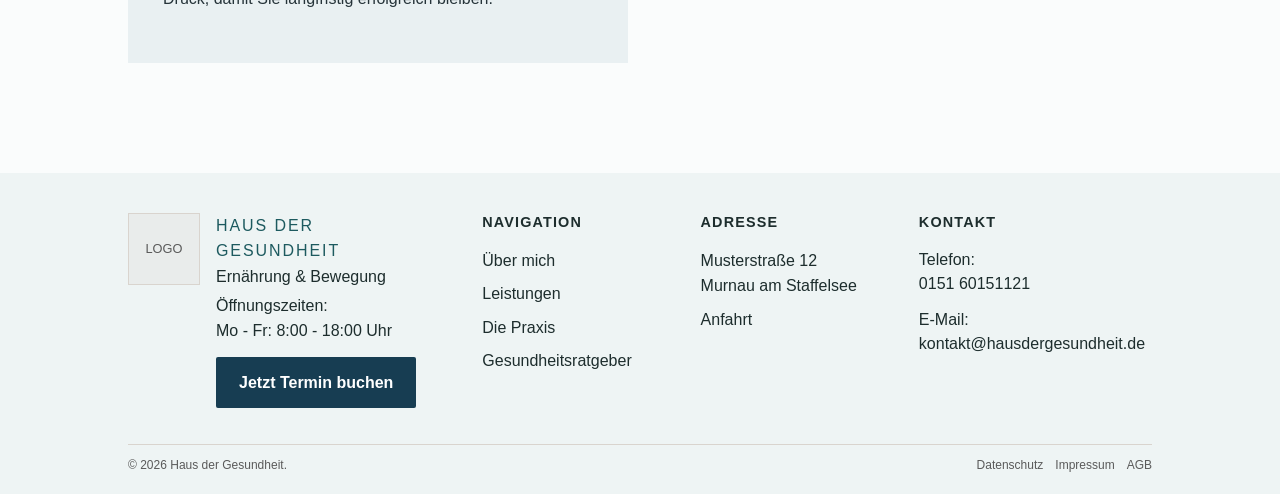
<file: haus-der-gesundheit/ueber-mich.html>
<!DOCTYPE html>
<html lang="de">
<head>
    <meta charset="UTF-8">
    <meta name="viewport" content="width=device-width, initial-scale=1.0">
    <meta name="description" content="Über Haus der Gesundheit">
    <title>Über mich | Haus der Gesundheit</title>
    <link rel="stylesheet" href="css/style.css">
</head>
<body>
    <div data-include="components/header.html"></div>

    <main>
        <section class="page-hero">
            <div>
                <p class="eyebrow">Haus der Gesundheit</p>
                <h1>Über <em>mich</em></h1>
            </div>
        </section>

        <section class="page-content">
            <div class="content-grid">
                <div class="image-placeholder" style="min-height: 350px;">
                    <span>Neutrales Portraitfoto</span>
                </div>

                <div>
                    <p class="eyebrow">Persönliche Begleitung</p>
                    <h2>Gesundheit ganzheitlich denken.</h2>

                    <p>
                        Ich begleite Sie individuell auf Ihrem Weg zu mehr
                        Wohlbefinden, einer ausgewogenen Ernährung und mehr
                        Bewegung im Alltag.
                    </p>

                    <p>
                        Gemeinsam entwickeln wir Lösungen, die zu Ihren
                        persönlichen Zielen und Ihrem Leben passen –
                        verständlich, realistisch und nachhaltig.
                    </p>

                    <p>
                        Mein Fokus liegt auf einer ruhigen, vertrauensvollen
                        Begleitung, damit Sie Schritt für Schritt spürbar
                        vorankommen.
                    </p>
                </div>
            </div>
        </section>

        <section class="section">
            <div class="content-grid">
                <div class="content-card">
                    <p class="card-number">01</p>
                    <h3>Ganzheitlich</h3>
                    <p>
                        Ernährung, Bewegung und Alltag werden gemeinsam
                        betrachtet, damit nachhaltige Veränderungen entstehen.
                    </p>
                </div>

                <div class="content-card">
                    <p class="card-number">02</p>
                    <h3>Individuell</h3>
                    <p>
                        Jede Begleitung ist auf Ihre Lebenssituation,
                        Ziele und Bedürfnisse zugeschnitten.
                    </p>
                </div>

                <div class="content-card">
                    <p class="card-number">03</p>
                    <h3>Vertrauensvoll</h3>
                    <p>
                        Sie erhalten eine ruhige und verständliche Begleitung
                        ohne Druck, damit Sie langfristig erfolgreich bleiben.
                    </p>
                </div>
            </div>
        </section>
    </main>

    <div data-include="components/footer.html"></div>

    <script src="js/partials.js"></script>
</body>
</html>
</file>
<file: haus-der-gesundheit/css/style.css>
:root {
    --blue: #173d52;
    --light-blue: #e9f0f2;
    --text: #26343a;
    --muted: #718087;
    --white: #ffffff;
    --border: #d5e0e2;
}

* {
    box-sizing: border-box;
}

html {
    scroll-behavior: smooth;
}

body {
    margin: 0;
    color: var(--text);
    background: #fafcfc;
    font-family: Arial, Helvetica, sans-serif;
    line-height: 1.6;
}

/* Typography */
h1,
h2 {
    margin: 12px 0 22px;
    color: var(--blue);
    font-weight: 500;
    line-height: 1.1;
}

h1 {
    font-family: Georgia, "Times New Roman", serif;
    font-size: clamp(3rem, 6vw, 5.5rem);
}

h2 {
    font-size: clamp(2.2rem, 4vw, 4rem);
}

h1 em,
h2 em {
    font-family: Georgia, "Times New Roman", serif;
    font-weight: 500;
}

.eyebrow {
    color: #78949d;
    font-size: .7rem;
    font-weight: 600;
    letter-spacing: .16em;
    text-transform: uppercase;
}

/* Header */
.site-header {
    position: relative;
    z-index: 10;
    display: flex;
    align-items: center;
    justify-content: space-between;
    gap: 30px;
    padding: 28px 6%;
    background: var(--white);
}

.logo {
    color: var(--blue);
    font-size: .85rem;
    font-weight: 600;
    letter-spacing: .12em;
    line-height: 1.2;
    text-decoration: none;
    white-space: nowrap;
}

.logo span {
    display: block;
    font-weight: 400;
}

.main-nav {
    display: flex;
    align-items: center;
    justify-content: flex-end;
    gap: 30px;
}

.main-nav a,
.site-footer a {
    color: var(--blue);
    font-size: .88rem;
    text-decoration: none;
}

.main-nav a:hover,
.main-nav a.active {
    color: #7d9ca6;
}

.nav-button,
.button {
    display: inline-block;
    padding: 13px 23px;
    border-radius: 2px;
    text-decoration: none;
    transition: background-color .25s ease, color .25s ease;
}

.nav-button,
.button-primary {
    color: var(--white) !important;
    background: var(--blue);
}

.nav-button:hover,
.button-primary:hover {
    color: var(--white) !important;
    background: #285b73;
}

/* Hero */
.hero {
    min-height: 680px;
    display: grid;
    grid-template-columns: 48% 52%;
    align-items: center;
    background: var(--light-blue);
}

.hero-content {
    padding: 100px 8% 80px 13%;
}

.hero-image {
    min-height: 680px;
    display: grid;
    place-items: center;
}

.image-placeholder {
    color: #829ba4;
    background: linear-gradient(135deg, #cadcdf, #eef4f4);
    letter-spacing: .05em;
    text-align: center;
}

.image-placeholder span {
    padding: 12px 18px;
    border: 1px solid #a9c0c4;
    font-size: .75rem;
}

.hero-text {
    max-width: 430px;
    color: var(--muted);
}

.button-group {
    display: flex;
    flex-wrap: wrap;
    gap: 14px;
    margin-top: 32px;
}

.button-outline {
    color: var(--blue);
    border: 1px solid #9bb1b7;
}

.button-outline:hover {
    background: var(--white);
}

/* Sections */
.section {
    padding: 110px 10%;
}

.intro {
    max-width: 760px;
    margin: auto;
    text-align: center;
}

.intro p:last-child,
.service-card p {
    color: var(--muted);
}

.section-heading {
    display: flex;
    justify-content: space-between;
    align-items: end;
    margin-bottom: 45px;
}

.text-link {
    color: var(--blue);
    text-decoration: none;
}

.service-grid,
.content-grid {
    display: grid;
    grid-template-columns: repeat(3, 1fr);
    gap: 24px;
}

.service-card h3,
.content-card h3 {
    color: var(--blue);
    font-size: 1.35rem;
    margin: 0 0 8px;
}

.card-number {
    color: #91adb3 !important;
    font-size: .8rem;
}

.card-image {
    height: 270px;
    display: grid;
    place-items: center;
}

.cta-section {
    padding: 100px 20px;
    color: var(--white);
    background: var(--blue);
    text-align: center;
}

.cta-section h2 {
    color: var(--white);
}

.button-light {
    color: var(--blue);
    background: var(--white);
}

.button-light:hover {
    background: var(--light-blue);
}
/*------------------ Footer ------------------*/
.site-footer {
    display: grid;
    grid-template-columns: 1.7fr 1fr 1fr 1.2fr;
    gap: 1.5rem;
    width: 100%;
    margin: 0;
    padding: 40px 10% 20px;
    background: #eef4f4;
    align-items: start;
    font-family: Arial, Helvetica, sans-serif;
}

.site-footer > div:not(.footer-bottom):not(.footer-brand) {
    display: flex;
    flex-direction: column;
    gap: 0.5rem;
}

.footer-brand {
    display: flex;
    flex-direction: row;
    align-items: flex-start;
    gap: 1rem;
}

.brand-logo {
    display: flex;
    align-items: center;
    justify-content: center;
    width: 72px;
    height: 72px;
    border: 1px solid #d9d4ce;
    background: #e9eceb;
    color: #5a5a5a;
    font-size: 0.8rem;
    text-transform: uppercase;
    flex-shrink: 0;
}

.brand-text {
    display: flex;
    flex-direction: column;
    justify-content: flex-start;
    gap: 0;
}

.brand-text > * {
    margin: 0;
}

.brand-text > p + p {
    margin-top: 0.2rem;
}

.brand-text .footer-cta {
    margin-top: 0.8rem;
}

.logo {
    display: flex;
    flex-direction: column;
    align-items: flex-start;
    color: #1d2d2d;
    text-decoration: none;
    font-size: 1rem;
    line-height: 1.2;
    font-family: Arial, Helvetica, sans-serif;
}

.logo span {
    color: #1d5a5f;
}

.site-footer h4 {
    margin: 0 0 0.5rem;
    font-size: 0.9rem;
    line-height: 1.3;
    font-weight: 700;
    letter-spacing: 0.08em;
    text-transform: uppercase;
    color: #1d2d2d;
}

.footer-links a,
.footer-address a,
.footer-kontakt a,
.footer-brand p,
.footer-brand a {
    display: block;
    margin: 0;
    font-size: 1rem;
    line-height: 1.6;
    color: #1d2d2d;
    text-decoration: none;
    font-family: Arial, Helvetica, sans-serif;
}

.footer-links a:hover,
.footer-address a:hover,
.footer-kontakt a:hover {
    text-decoration: underline;
}

.footer-kontakt {
    display: flex;
    flex-direction: column;
    gap: 0.2rem;
}

.footer-kontakt p {
    margin: 0;
    color: #1d2d2d;
    line-height: 1.5;
}

.footer-kontakt p + p {
    margin-top: 0.25rem;
}

.footer-kontakt a {
    display: inline;
    color: #1d2d2d;
    text-decoration: none;
    line-height: 1.5;
}

.footer-kontakt a:hover {
    text-decoration: underline;
}

.footer-bottom {
    grid-column: 1 / -1;
    display: flex;
    align-items: center;
    justify-content: space-between;
    gap: 0.75rem;
    border-top: 1px solid #d9d4ce;
    padding-top: 12px;
    margin-top: 12px;
    width: 100%;
    flex-wrap: nowrap;
}

.footer-bottom > *,
.footer-bottom a,
.copyright-text,
.legal-links a {
    font-size: 0.75rem;
    line-height: 1.4;
    color: #5a5a5a;
    font-family: Arial, Helvetica, sans-serif;
    white-space: nowrap;
}

.footer-bottom a {
    text-decoration: none;
}

.footer-bottom a:hover {
    text-decoration: underline;
}

.legal-links {
    display: flex;
    justify-content: flex-end;
    gap: 0.75rem;
    margin-left: auto;
}

.footer-cta {
    display: inline-block;
    padding: 13px 23px;
    border-radius: 2px;
    color: var(--white) !important;
    background: var(--blue);
    text-decoration: none !important;
    font-size: .88rem;
    font-weight: 600;
    letter-spacing: 0;
    transition: background-color .25s ease, color .25s ease;
}

.footer-cta:hover,
.footer-cta:focus,
.footer-cta:visited {
    color: var(--white) !important;
    background: #285b73;
    text-decoration: none !important;
}


/*------------------ Footer ------------------*/
/*------------------ Footer ------------------*/
/*------------------ Footer ------------------*/

/* Unterseiten */
.page-hero {
    min-height: 390px;
    display: flex;
    align-items: end;
    padding: 90px 10% 70px;
    background: var(--light-blue);
}

.page-hero h1 {
    margin-bottom: 0;
}

.page-content {
    max-width: 1200px;
    margin: 0 auto;
    padding: 100px 10%;
}

.page-content p {
    max-width: 720px;
    color: var(--muted);
}

.page-content h2 {
    font-size: clamp(2rem, 4vw, 3.5rem);
}

.content-grid {
    grid-template-columns: repeat(2, 1fr);
    align-items: center;
}

.content-card {
    padding: 35px;
    background: var(--light-blue);
}

/* Legal */
.legal-content {
    max-width: 960px;
    padding-top: 85px;
    padding-bottom: 100px;
}

.legal-content .legal-intro {
    max-width: 720px;
    margin-bottom: 48px;
    color: var(--text);
    font-size: 1.05rem;
}

.legal-content h2 {
    margin: 46px 0 14px;
    color: var(--blue);
    font-family: Arial, Helvetica, sans-serif;
    font-size: 1.25rem;
    font-weight: 600;
    line-height: 1.35;
}

.legal-content h2:first-of-type {
    margin-top: 0;
}

.legal-content p,
.legal-content li {
    max-width: 760px;
    color: var(--muted);
    font-size: .95rem;
    line-height: 1.8;
}

.legal-content ul {
    max-width: 760px;
    margin: 14px 0 24px;
    padding-left: 22px;
}

.legal-content li {
    margin-bottom: 5px;
}

.legal-content a {
    color: var(--blue);
    text-decoration: underline;
    text-underline-offset: 3px;
}

.legal-content a:hover {
    color: #78949d;
}

.legal-content strong {
    color: var(--text);
}

.legal-date {
    display: block;
    width: 100%;
    margin-top: 2rem;
    color: #5b5b5b;
    font-size: 0.85rem;
    font-style: italic;
    text-align: right !important;
}

/* Contact form */
.contact-form {
    display: grid;
    gap: 16px;
    max-width: 650px;
}

.contact-form label {
    color: var(--blue);
    font-weight: 600;
    font-size: .9rem;
}

.contact-form input,
.contact-form textarea {
    width: 100%;
    margin-top: 6px;
    padding: 14px;
    border: 1px solid #c4d2d5;
    font: inherit;
    background: var(--white);
}

.contact-form textarea {
    min-height: 150px;
    resize: vertical;
}

/* Responsive */
@media (max-width: 800px) {
    .site-header {
        align-items: flex-start;
        flex-direction: column;
        gap: 20px;
        padding: 22px 6%;
    }

    .main-nav {
        width: 100%;
        flex-wrap: wrap;
        justify-content: flex-start;
        gap: 12px 16px;
    }

    .main-nav a {
        font-size: .75rem;
    }

    .nav-button {
        padding: 9px 14px;
    }

    .hero {
        display: block;
    }

    .hero-content {
        padding: 90px 8% 70px;
    }

    .hero-image {
        min-height: 360px;
    }

    .service-grid,
    .content-grid,
    .site-footer {
        grid-template-columns: 1fr;
    }

    .section-heading {
        display: block;
    }

    .text-link {
        display: inline-block;
        margin-top: 10px;
    }

    .page-hero {
        min-height: 300px;
        padding: 70px 8% 55px;
    }

    .page-content,
    .legal-content {
        padding: 65px 8%;
    }

    .legal-content h2 {
        margin-top: 36px;
        font-size: 1.15rem;
    }

    .legal-content p,
    .legal-content li {
        font-size: .9rem;
        line-height: 1.7;
    }
}

/* Markdown generated content */
.page-content h1,
.legal-content h1,
.page-content h2,
.legal-content h2,
.page-content h3,
.legal-content h3 {
    color: #1d2a2f;
    margin: 1.5rem 0 0.75rem;
    line-height: 1.2;
}

.page-content h1,
.legal-content h1 {
    font-size: clamp(2rem, 3vw, 3rem);
}

.page-content h2,
.legal-content h2 {
    font-size: clamp(1.5rem, 2vw, 2.2rem);
}

.page-content h3,
.legal-content h3 {
    font-size: 1.25rem;
}

.page-content p,
.legal-content p,
.page-content li,
.legal-content li {
    color: #2a2a2a;
    font-size: 1rem;
    line-height: 1.75;
    margin: 0 0 1rem;
    text-align: justify;
}

.page-content ul,
.legal-content ul {
    padding-left: 1.4rem;
    margin: 0 0 1.5rem;
}

.page-content li,
.legal-content li {
    margin-bottom: 0.45rem;
}

.page-content a,
.legal-content a {
    color: #1d5a5f;
    text-decoration: underline;
}

.page-content strong,
.legal-content strong {
    font-weight: 700;
}

.page-content em,
.legal-content em {
    font-style: italic;
}

.legal-date {
    margin-top: 2rem;
    font-style: italic;
    color: #5b5b5b;
    font-size: 0.85rem;
    text-align: right !important;
}



.footer-bottom {
    grid-column: 1 / -1;
    display: flex;
    align-items: center;
    justify-content: space-between;
    gap: 0.75rem;
    border-top: 1px solid #d9d4ce;
    padding-top: 12px;
    margin-top: 12px;
    width: 100%;
    flex-wrap: nowrap;
}

.footer-bottom > * {
    white-space: nowrap;
}

.legal-links {
    display: flex;
    justify-content: flex-end;
    gap: 0.75rem;
    margin-left: auto;
}
</file>
